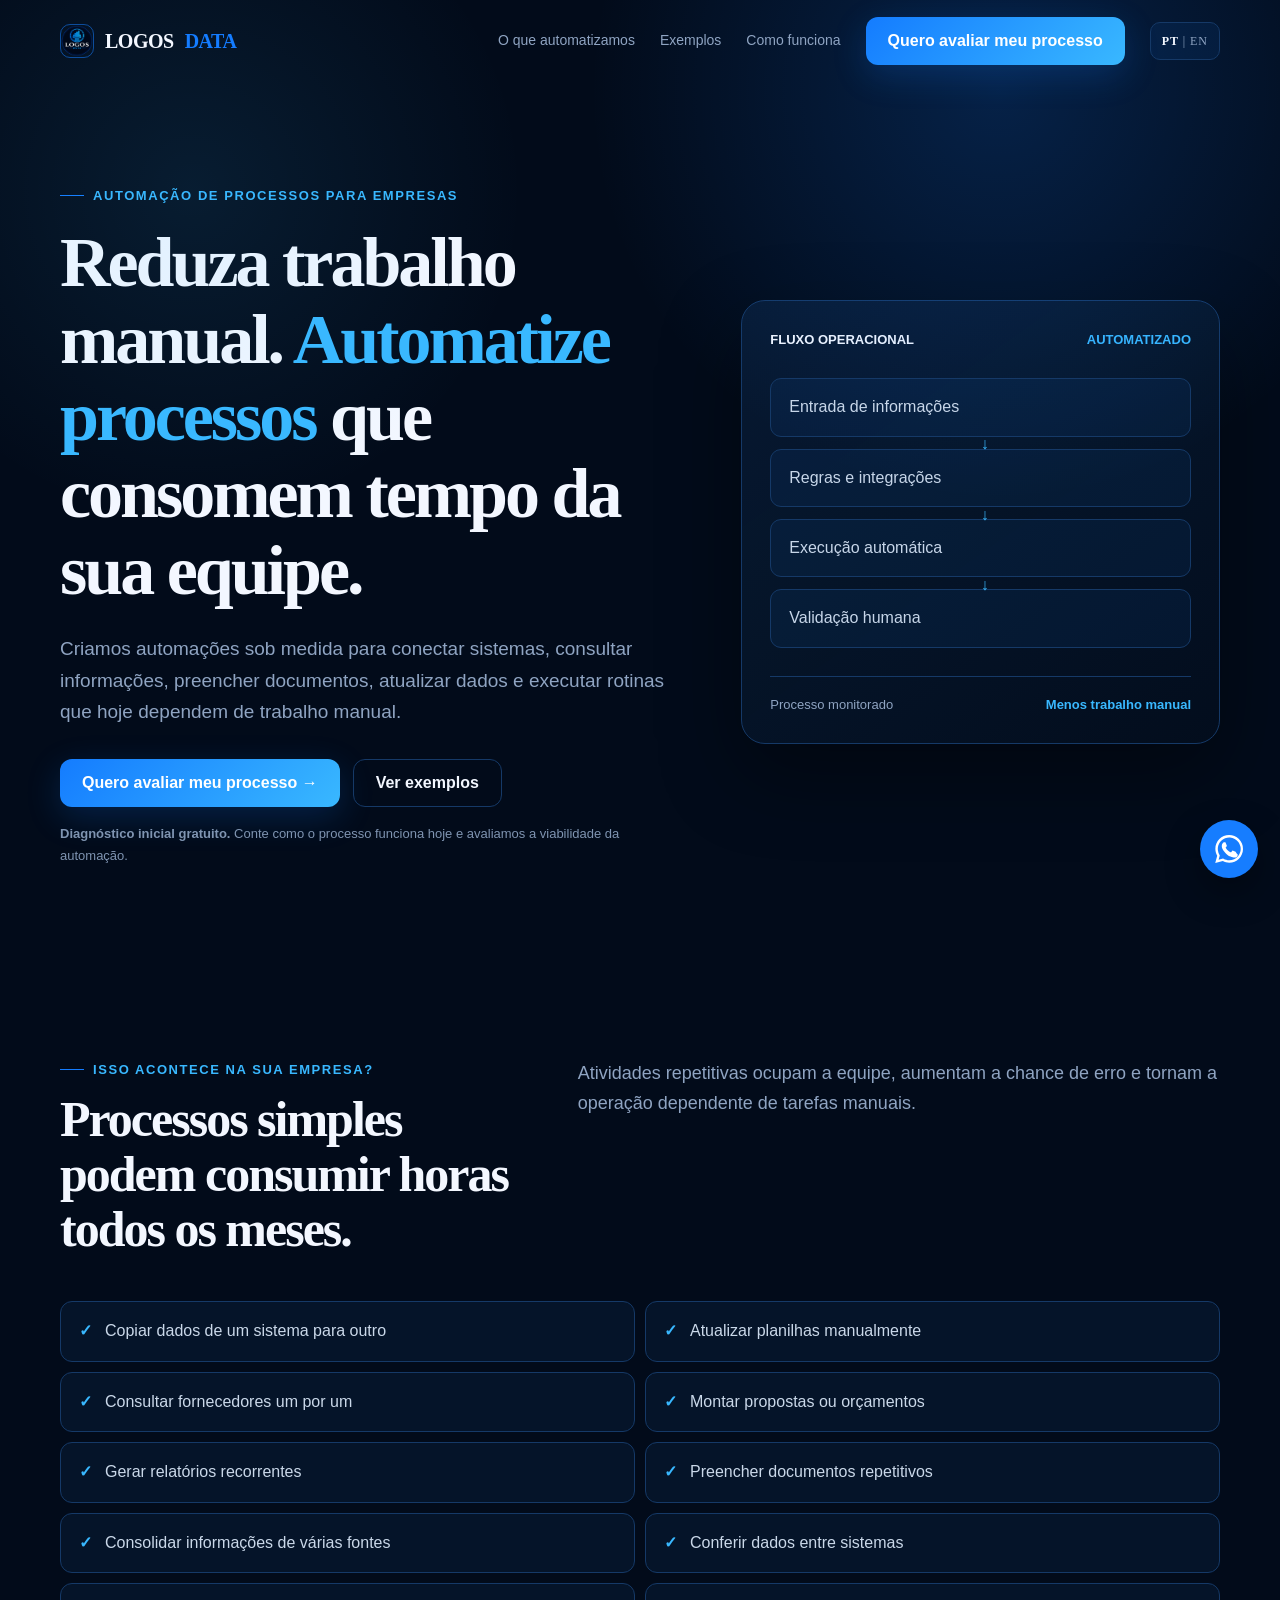
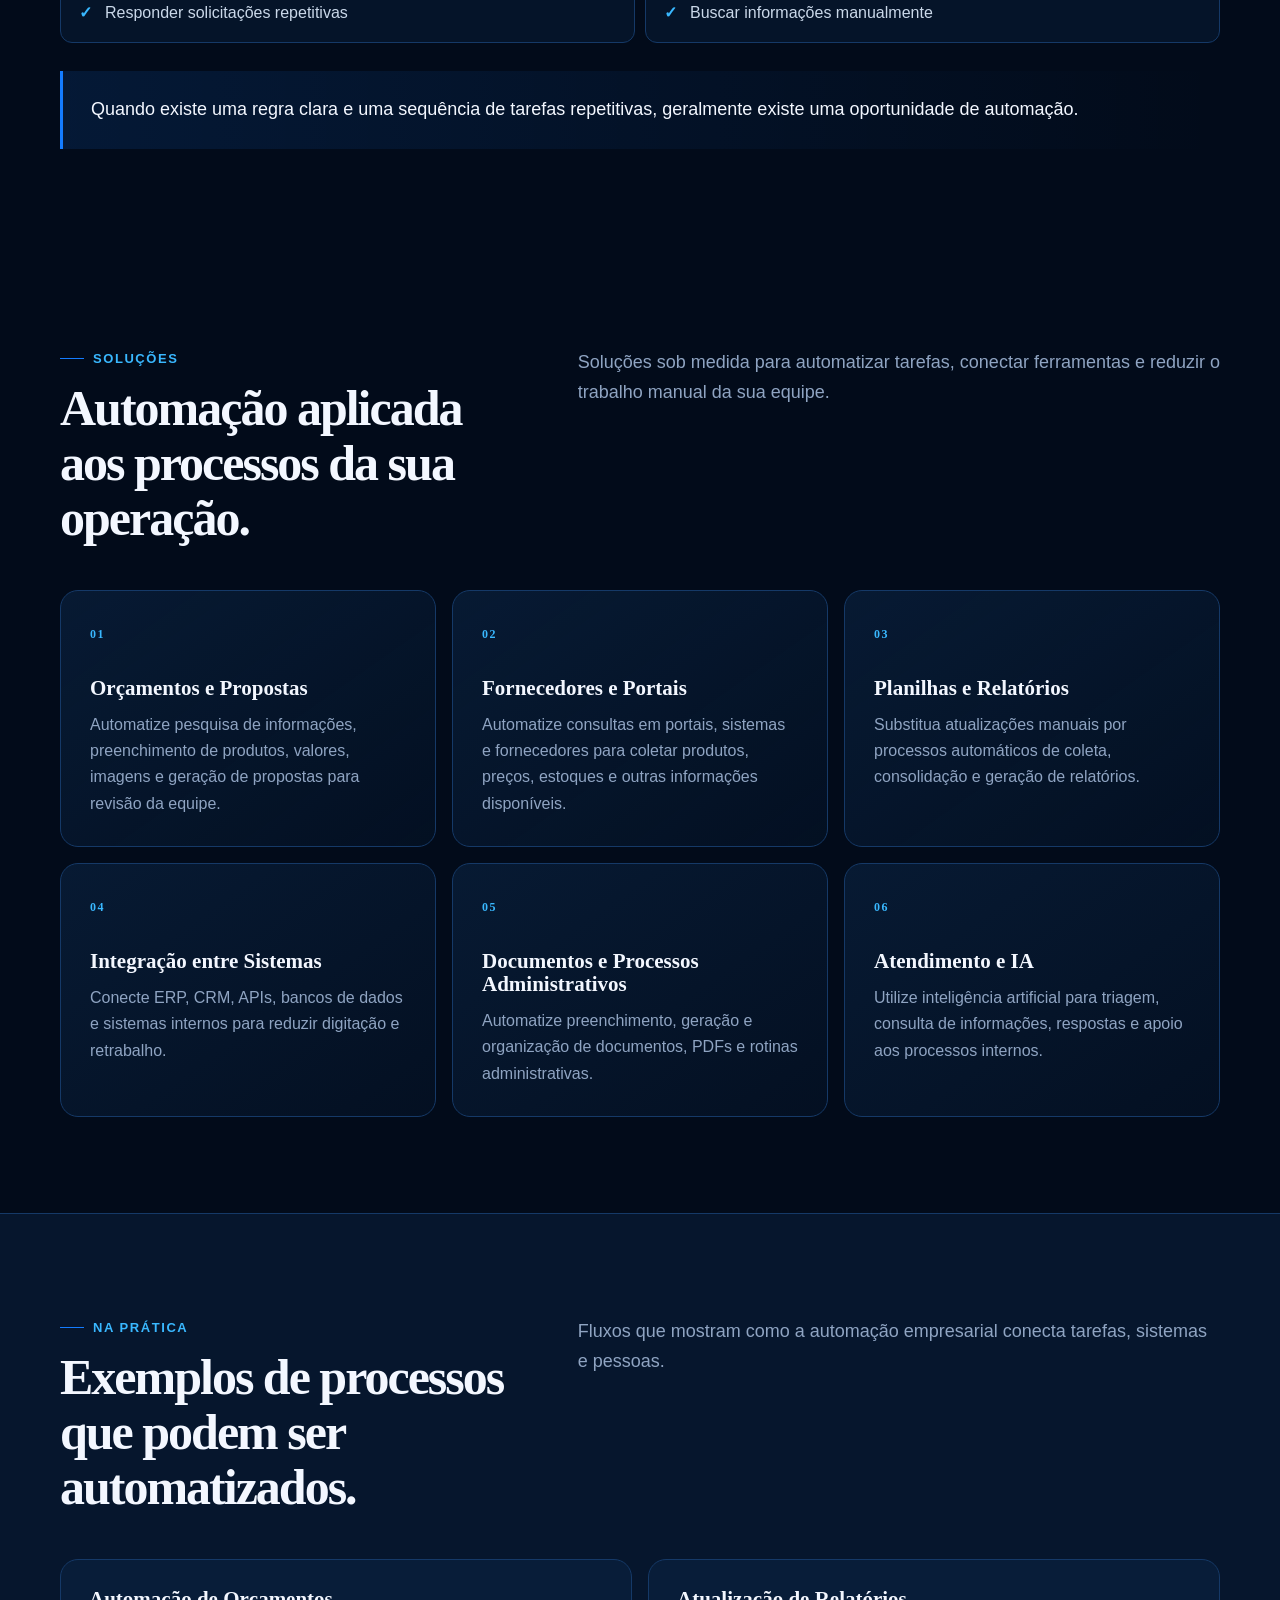
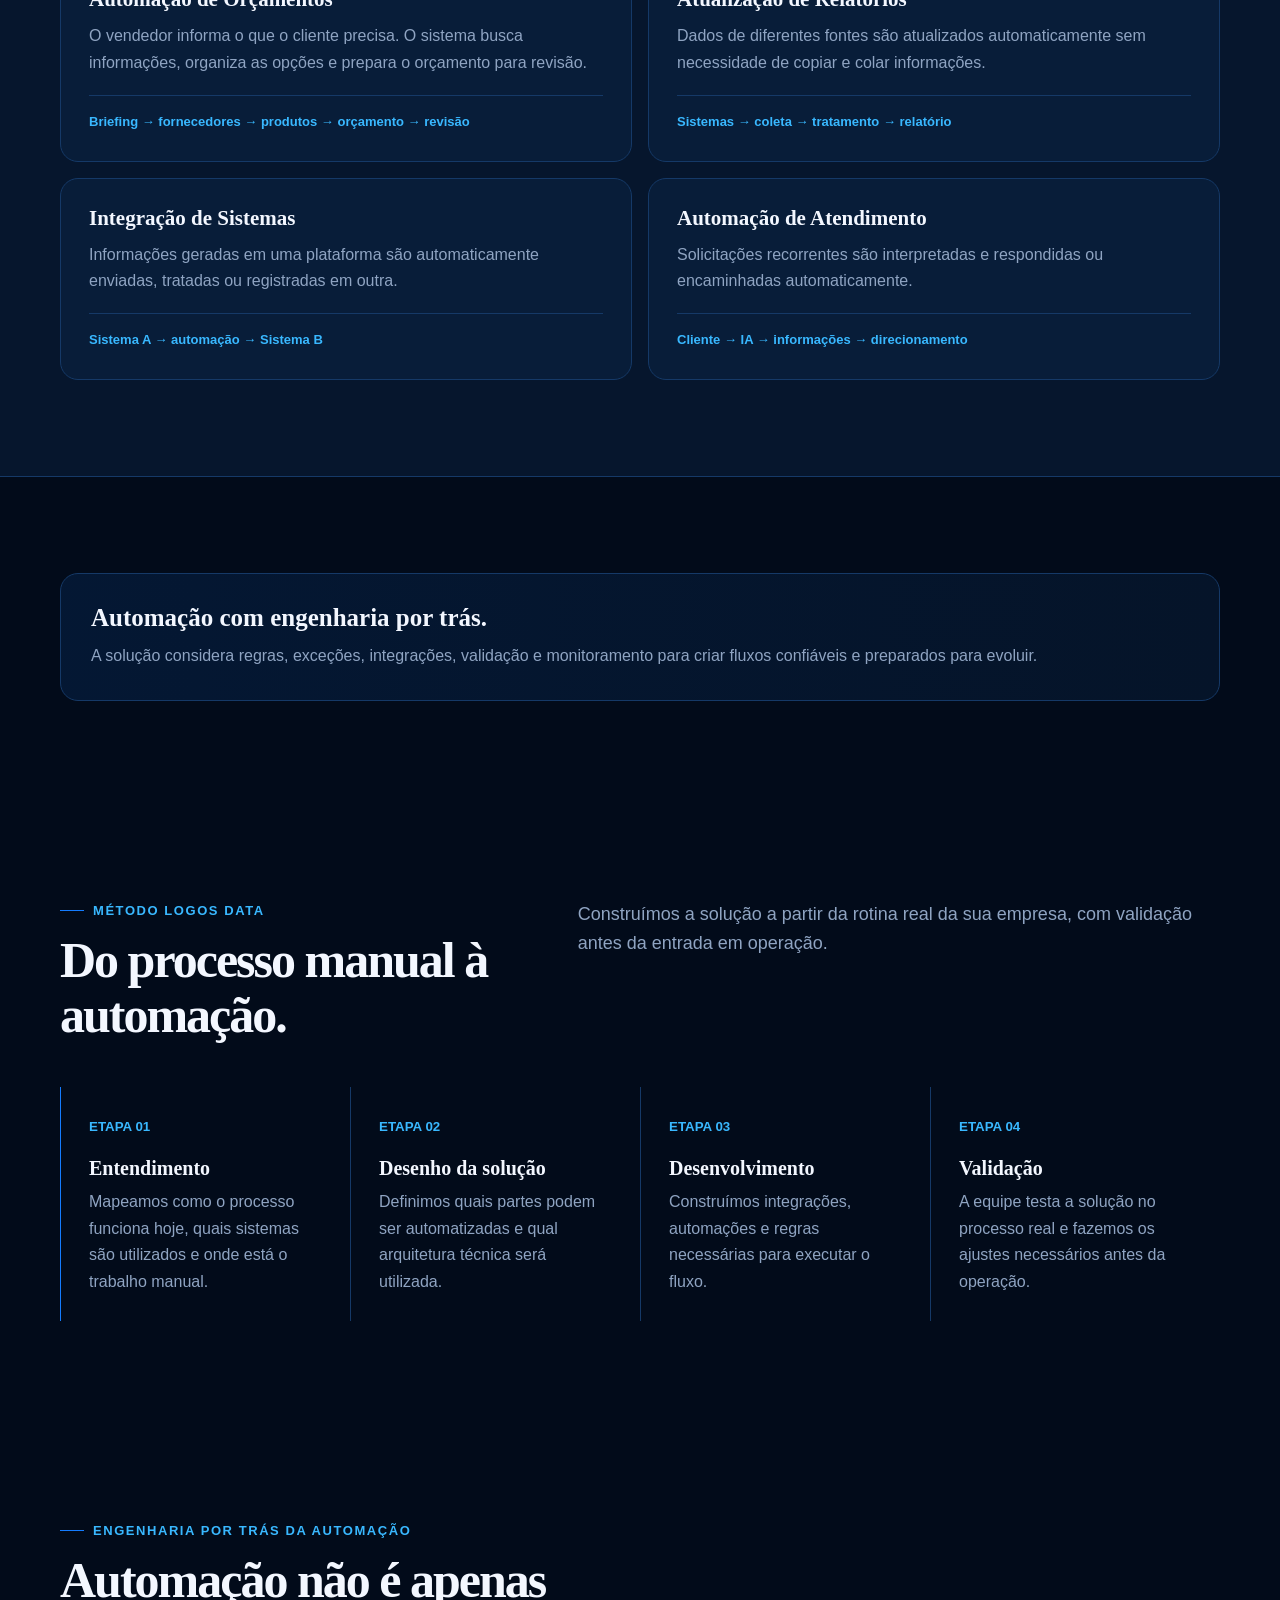
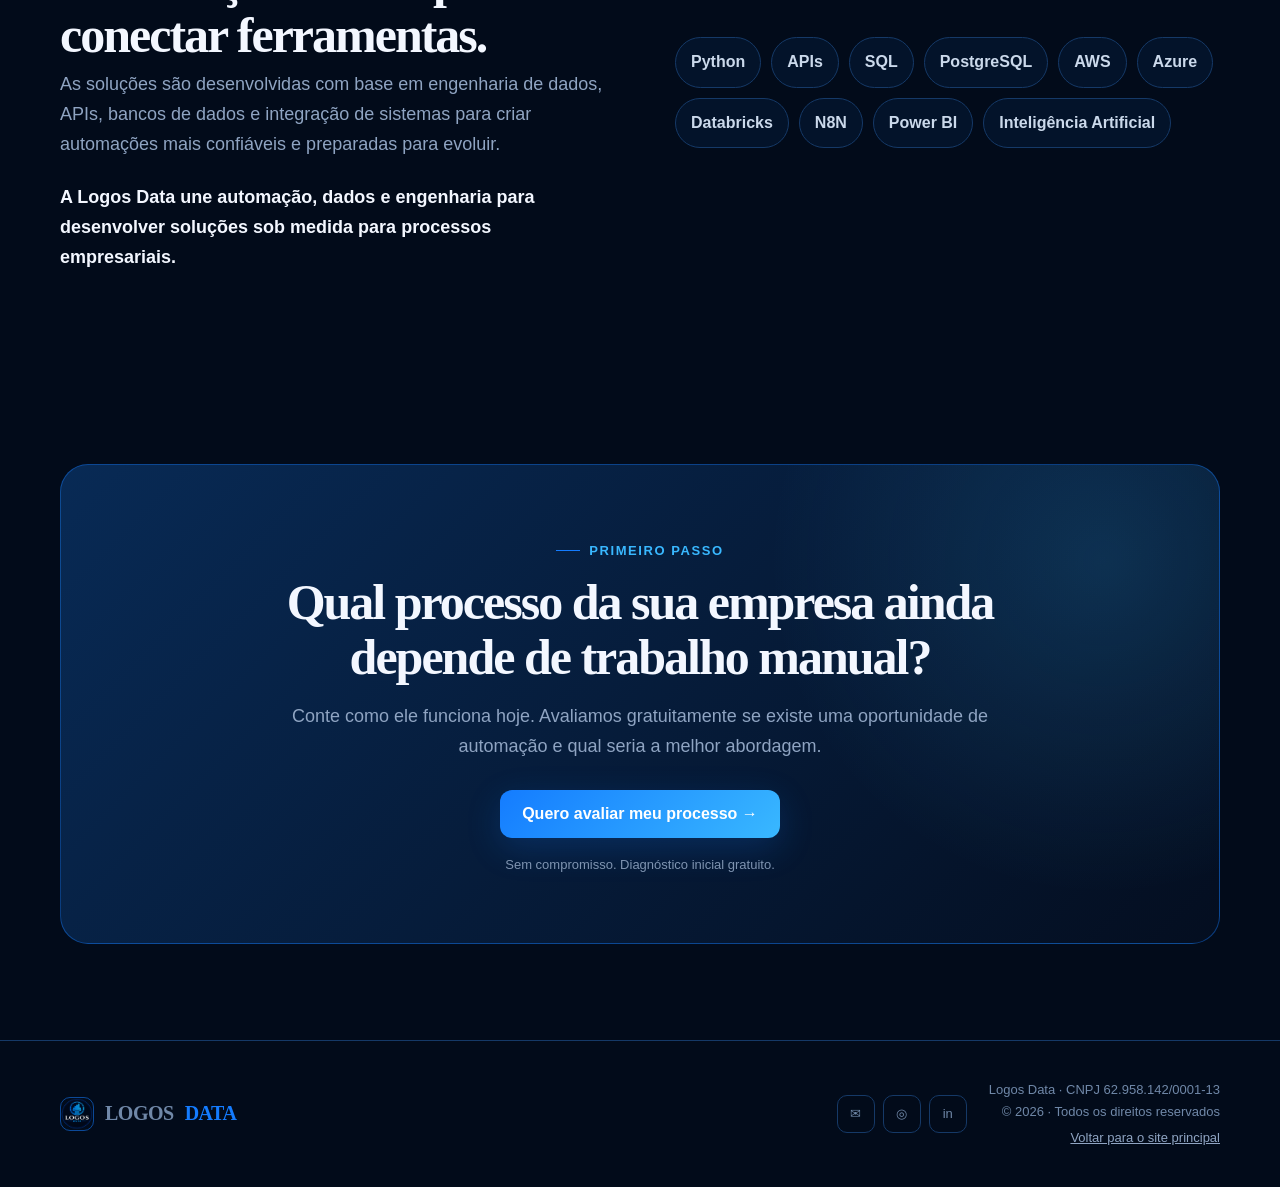
<file: automacao-de-processos/index.html>
<!doctype html>
<html lang="pt-BR">

<head>
    <meta charset="utf-8">
    <meta name="viewport" content="width=device-width,initial-scale=1">
    <title>Automação de Processos para Empresas | Logos Data</title>
    <meta name="description"
        content="Automatize processos manuais, integre sistemas, fornecedores, planilhas e documentos com soluções sob medida da Logos Data.">
    <meta name="theme-color" content="#020b1a">
    <link rel="canonical" href="https://www.logosdata.com.br/automacao-de-processos/">
    <meta property="og:title" content="Automação de Processos para Empresas | Logos Data">
    <meta property="og:description"
        content="Automatize processos manuais, integre sistemas, fornecedores, planilhas e documentos com soluções sob medida da Logos Data.">
    <meta property="og:type" content="website">
    <meta property="og:locale" content="pt_BR">
    <meta property="og:url" content="https://www.logosdata.com.br/automacao-de-processos/">
    <link rel="stylesheet" href="../assets/css/solution-landing.css">
    <!-- Google tag (gtag.js) -->
    <script async src="https://www.googletagmanager.com/gtag/js?id=AW-18430684930"></script>
    <script>
    window.dataLayer = window.dataLayer || [];
    function gtag(){dataLayer.push(arguments);}
    gtag('js', new Date());

    gtag('config', 'AW-18430684930');

    function gtag_report_conversion(url) {
      var callback = function () {
        if (typeof(url) != 'undefined') {
          window.location = url;
        }
      };
      gtag('event', 'conversion', {
        'send_to': 'AW-18430684930/SHVACLzk2e4cEILet9RE',
        'value': 1.0,
        'currency': 'BRL',
        'event_callback': callback
      });
      return false;
    }
    </script>
</head>

<body>
    <script>
        const translations = {
            pt: { title: 'Automação de Processos para Empresas | Logos Data', description: 'Automatize processos manuais, integre sistemas, fornecedores, planilhas e documentos com soluções sob medida da Logos Data.', nav: ['O que automatizamos', 'Exemplos', 'Como funciona', 'Quero avaliar meu processo'], hero: ['AUTOMAÇÃO DE PROCESSOS PARA EMPRESAS', 'Reduza trabalho manual. <em>Automatize processos</em> que consomem tempo da sua equipe.', 'Criamos automações sob medida para conectar sistemas, consultar informações, preencher documentos, atualizar dados e executar rotinas que hoje dependem de trabalho manual.', 'Quero avaliar meu processo →', 'Ver exemplos', '<b>Diagnóstico inicial gratuito.</b> Conte como o processo funciona hoje e avaliamos a viabilidade da automação.'], visual: ['FLUXO OPERACIONAL', 'AUTOMATIZADO', 'Entrada de informações', 'Regras e integrações', 'Execução automática', 'Validação humana', 'Processo monitorado', 'Menos trabalho manual'], painHead: ['ISSO ACONTECE NA SUA EMPRESA?', 'Processos simples podem consumir horas todos os meses.', 'Atividades repetitivas ocupam a equipe, aumentam a chance de erro e tornam a operação dependente de tarefas manuais.'], pains: ['Copiar dados de um sistema para outro', 'Atualizar planilhas manualmente', 'Consultar fornecedores um por um', 'Montar propostas ou orçamentos', 'Gerar relatórios recorrentes', 'Preencher documentos repetitivos', 'Consolidar informações de várias fontes', 'Conferir dados entre sistemas', 'Responder solicitações repetitivas', 'Buscar informações manualmente'], callout: 'Quando existe uma regra clara e uma sequência de tarefas repetitivas, geralmente existe uma oportunidade de automação.', solutionsHead: ['SOLUÇÕES', 'Automação aplicada aos processos da sua operação.', 'Soluções sob medida para automatizar tarefas, conectar ferramentas e reduzir o trabalho manual da sua equipe.'], solutions: [['Orçamentos e Propostas', 'Automatize pesquisa de informações, preenchimento de produtos, valores, imagens e geração de propostas para revisão da equipe.'], ['Fornecedores e Portais', 'Automatize consultas em portais, sistemas e fornecedores para coletar produtos, preços, estoques e outras informações disponíveis.'], ['Planilhas e Relatórios', 'Substitua atualizações manuais por processos automáticos de coleta, consolidação e geração de relatórios.'], ['Integração entre Sistemas', 'Conecte ERP, CRM, APIs, bancos de dados e sistemas internos para reduzir digitação e retrabalho.'], ['Documentos e Processos Administrativos', 'Automatize preenchimento, geração e organização de documentos, PDFs e rotinas administrativas.'], ['Atendimento e IA', 'Utilize inteligência artificial para triagem, consulta de informações, respostas e apoio aos processos internos.']], examplesHead: ['NA PRÁTICA', 'Exemplos de processos que podem ser automatizados.', 'Fluxos que mostram como a automação empresarial conecta tarefas, sistemas e pessoas.'], examples: [['Automação de Orçamentos', 'O vendedor informa o que o cliente precisa. O sistema busca informações, organiza as opções e prepara o orçamento para revisão.', 'Briefing → fornecedores → produtos → orçamento → revisão'], ['Atualização de Relatórios', 'Dados de diferentes fontes são atualizados automaticamente sem necessidade de copiar e colar informações.', 'Sistemas → coleta → tratamento → relatório'], ['Integração de Sistemas', 'Informações geradas em uma plataforma são automaticamente enviadas, tratadas ou registradas em outra.', 'Sistema A → automação → Sistema B'], ['Automação de Atendimento', 'Solicitações recorrentes são interpretadas e respondidas ou encaminhadas automaticamente.', 'Cliente → IA → informações → direcionamento']], special: ['Automação com engenharia por trás.', 'A solução considera regras, exceções, integrações, validação e monitoramento para criar fluxos confiáveis e preparados para evoluir.'], methodHead: ['MÉTODO LOGOS DATA', 'Do processo manual à automação.', 'Construímos a solução a partir da rotina real da sua empresa, com validação antes da entrada em operação.'], steps: [['ETAPA 01', 'Entendimento', 'Mapeamos como o processo funciona hoje, quais sistemas são utilizados e onde está o trabalho manual.'], ['ETAPA 02', 'Desenho da solução', 'Definimos quais partes podem ser automatizadas e qual arquitetura técnica será utilizada.'], ['ETAPA 03', 'Desenvolvimento', 'Construímos integrações, automações e regras necessárias para executar o fluxo.'], ['ETAPA 04', 'Validação', 'A equipe testa a solução no processo real e fazemos os ajustes necessários antes da operação.']], why: ['ENGENHARIA POR TRÁS DA AUTOMAÇÃO', 'Automação não é apenas conectar ferramentas.', 'As soluções são desenvolvidas com base em engenharia de dados, APIs, bancos de dados e integração de sistemas para criar automações mais confiáveis e preparadas para evoluir.', 'A Logos Data une automação, dados e engenharia para desenvolver soluções sob medida para processos empresariais.'], tech: ['Python', 'APIs', 'SQL', 'PostgreSQL', 'AWS', 'Azure', 'Databricks', 'N8N', 'Power BI', 'Inteligência Artificial'], cta: ['PRIMEIRO PASSO', 'Qual processo da sua empresa ainda depende de trabalho manual?', 'Conte como ele funciona hoje. Avaliamos gratuitamente se existe uma oportunidade de automação e qual seria a melhor abordagem.', 'Quero avaliar meu processo →', 'Sem compromisso. Diagnóstico inicial gratuito.'], message: 'Olá, vim pela página de Automação de Processos da Logos Data e gostaria de avaliar um processo da minha empresa.', heroTracking: 'automation-hero-whatsapp', finalTracking: 'automation-final-whatsapp', back: 'Voltar para o site principal' },
            en: { title: 'Business Process Automation | Logos Data', description: 'Automate manual processes and integrate systems, suppliers, spreadsheets, and documents with tailored solutions from Logos Data.', nav: ['What we automate', 'Examples', 'How it works', 'Evaluate my process'], hero: ['BUSINESS PROCESS AUTOMATION', 'Reduce manual work. <em>Automate processes</em> that consume your team’s time.', 'We create tailored automation to connect systems, retrieve information, fill documents, update data, and run routines that currently depend on manual work.', 'Evaluate my process →', 'See examples', '<b>Free initial assessment.</b> Tell us how the process works today and we will evaluate whether it can be automated.'], visual: ['OPERATIONAL WORKFLOW', 'AUTOMATED', 'Information input', 'Rules and integrations', 'Automated execution', 'Human validation', 'Monitored process', 'Less manual work'], painHead: ['DOES THIS HAPPEN AT YOUR COMPANY?', 'Simple processes can consume hours every month.', 'Repetitive activities occupy your team, increase the chance of errors, and make operations dependent on manual tasks.'], pains: ['Copy data from one system to another', 'Update spreadsheets manually', 'Check suppliers one by one', 'Prepare proposals or quotations', 'Generate recurring reports', 'Fill out repetitive documents', 'Consolidate information from multiple sources', 'Reconcile data between systems', 'Answer repetitive requests', 'Search for information manually'], callout: 'When there is a clear rule and a sequence of repetitive tasks, there is usually an opportunity for automation.', solutionsHead: ['SOLUTIONS', 'Automation applied to your operational processes.', 'Tailored solutions to automate tasks, connect tools, and reduce your team’s manual work.'], solutions: [['Quotations and Proposals', 'Automate information research, product details, pricing, images, and proposal generation for team review.'], ['Suppliers and Portals', 'Automate queries across portals, systems, and suppliers to collect products, prices, inventory, and other available information.'], ['Spreadsheets and Reports', 'Replace manual updates with automated data collection, consolidation, and report generation.'], ['System Integration', 'Connect ERP, CRM, APIs, databases, and internal systems to reduce data entry and rework.'], ['Documents and Administrative Processes', 'Automate the completion, generation, and organization of documents, PDFs, and administrative routines.'], ['Customer Service and AI', 'Use artificial intelligence for triage, information retrieval, responses, and support for internal processes.']], examplesHead: ['IN PRACTICE', 'Examples of processes that can be automated.', 'Workflows showing how business automation connects tasks, systems, and people.'], examples: [['Quotation Automation', 'The salesperson describes what the customer needs. The system retrieves information, organizes options, and prepares the quotation for review.', 'Brief → suppliers → products → quotation → review'], ['Report Updates', 'Data from different sources is updated automatically without copying and pasting information.', 'Systems → collection → processing → report'], ['System Integration', 'Information generated on one platform is automatically sent, processed, or recorded on another.', 'System A → automation → System B'], ['Customer Service Automation', 'Recurring requests are interpreted and answered or routed automatically.', 'Customer → AI → information → routing']], special: ['Automation backed by engineering.', 'The solution considers rules, exceptions, integrations, validation, and monitoring to create reliable workflows that are ready to evolve.'], methodHead: ['THE LOGOS DATA METHOD', 'From manual process to automation.', 'We build the solution around your company’s actual routine, with validation before it goes live.'], steps: [['STEP 01', 'Understanding', 'We map how the process works today, which systems are used, and where manual work happens.'], ['STEP 02', 'Solution design', 'We define which parts can be automated and which technical architecture will be used.'], ['STEP 03', 'Development', 'We build the integrations, automation, and rules needed to execute the workflow.'], ['STEP 04', 'Validation', 'Your team tests the solution in the real process and we make the necessary adjustments before operation.']], why: ['ENGINEERING BEHIND AUTOMATION', 'Automation is more than connecting tools.', 'Our solutions are based on data engineering, APIs, databases, and system integration to create more reliable automation that is ready to evolve.', 'Logos Data combines automation, data, and engineering to develop tailored solutions for business processes.'], tech: ['Python', 'APIs', 'SQL', 'PostgreSQL', 'AWS', 'Azure', 'Databricks', 'N8N', 'Power BI', 'Artificial Intelligence'], cta: ['FIRST STEP', 'Which process in your company still depends on manual work?', 'Tell us how it works today. We will assess at no cost whether there is an automation opportunity and the best approach.', 'Evaluate my process →', 'No commitment. Free initial assessment.'], message: 'Hello, I found Logos Data through the Process Automation page and would like to evaluate a process in my company.', heroTracking: 'automation-hero-whatsapp', finalTracking: 'automation-final-whatsapp', back: 'Back to the main website' }
        };
    </script>
    <script src="../assets/js/solution-pages.js"></script>
    <link rel="stylesheet" href="../assets/css/whatsapp-icon.css">
</body>

</html>
</file>
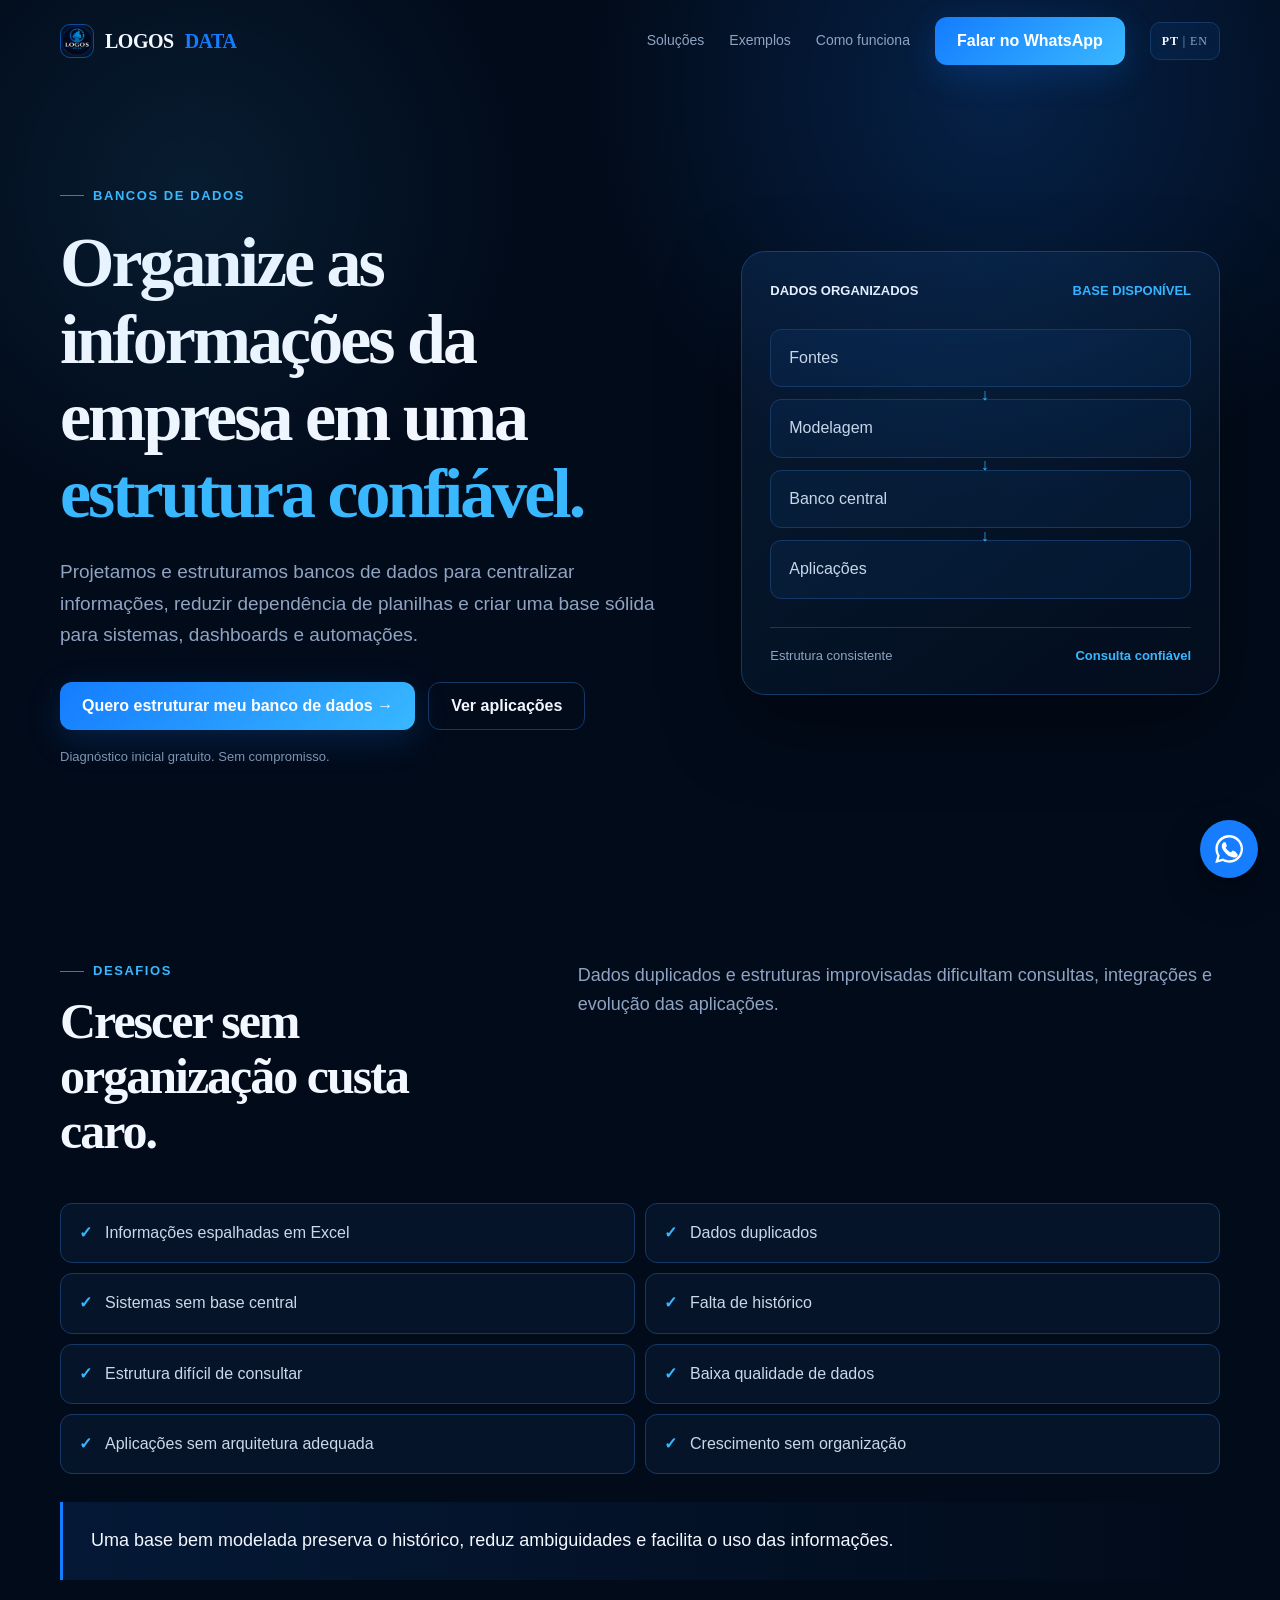
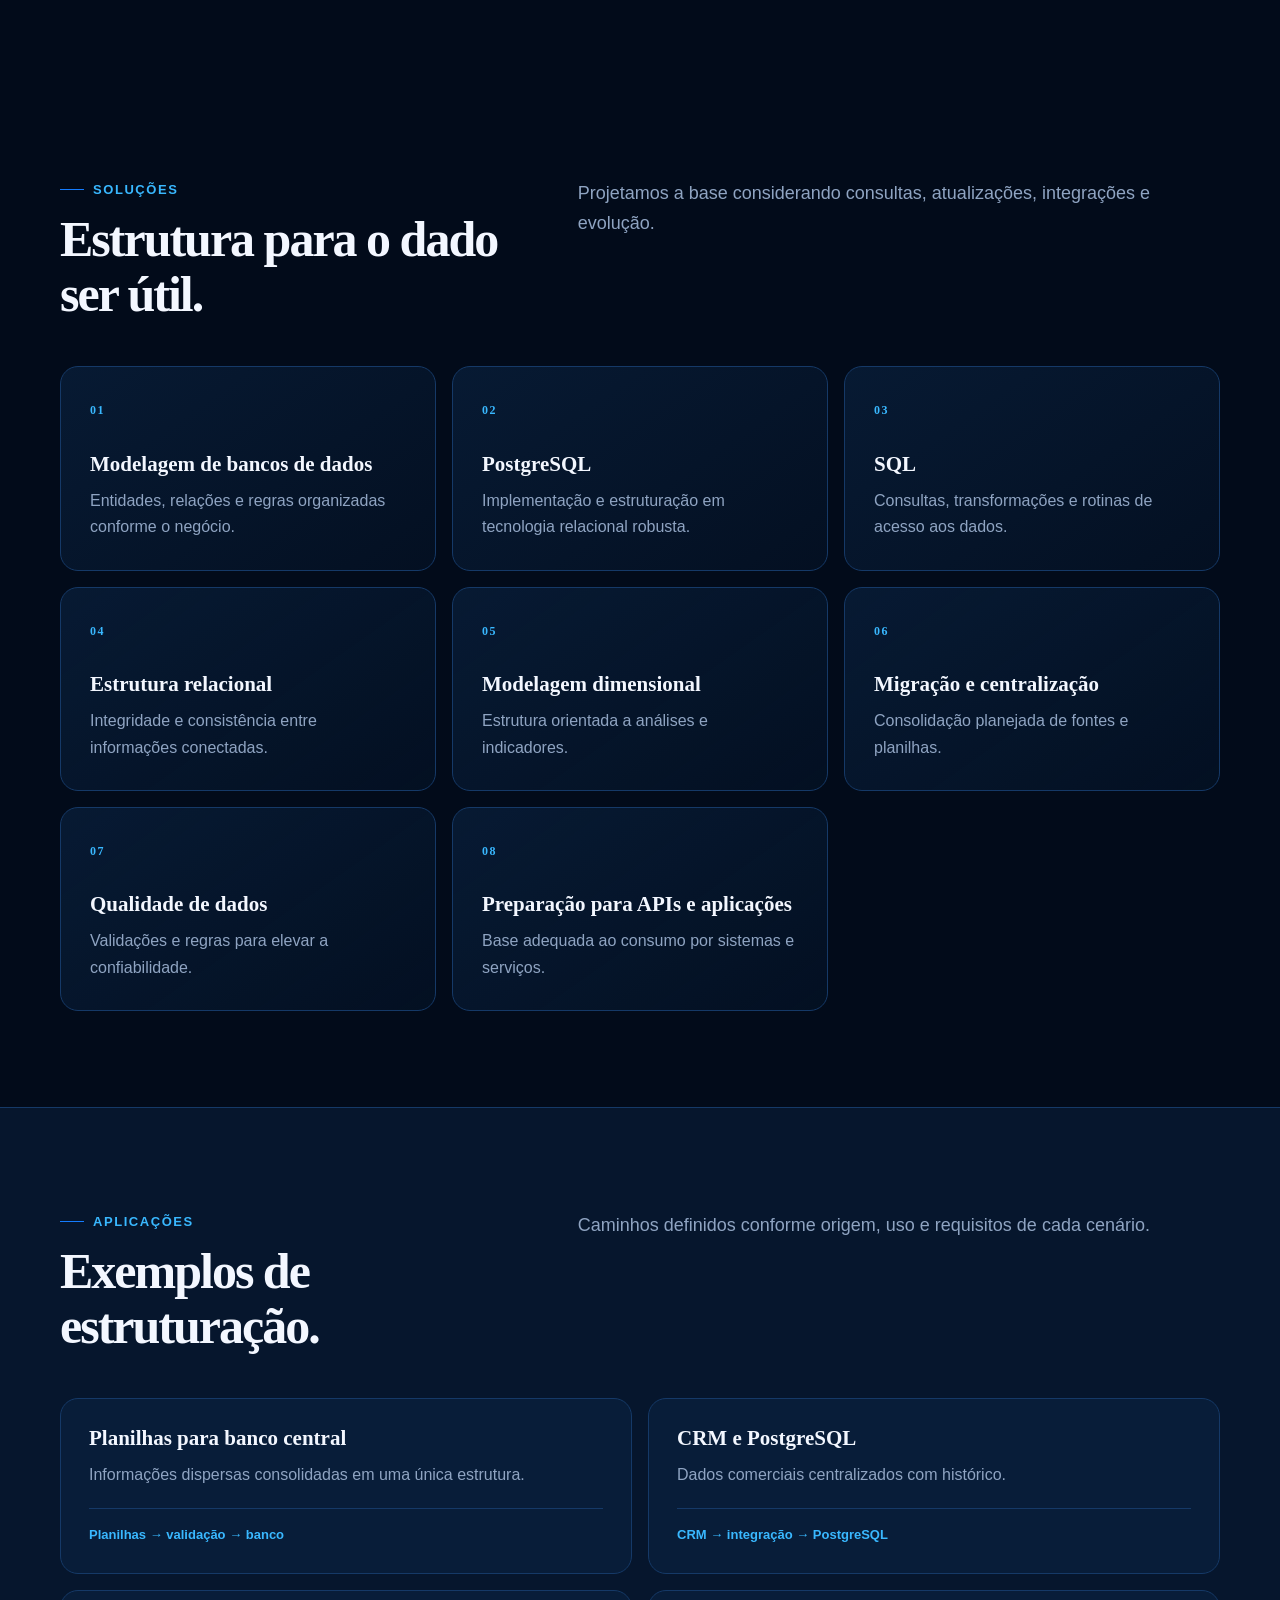
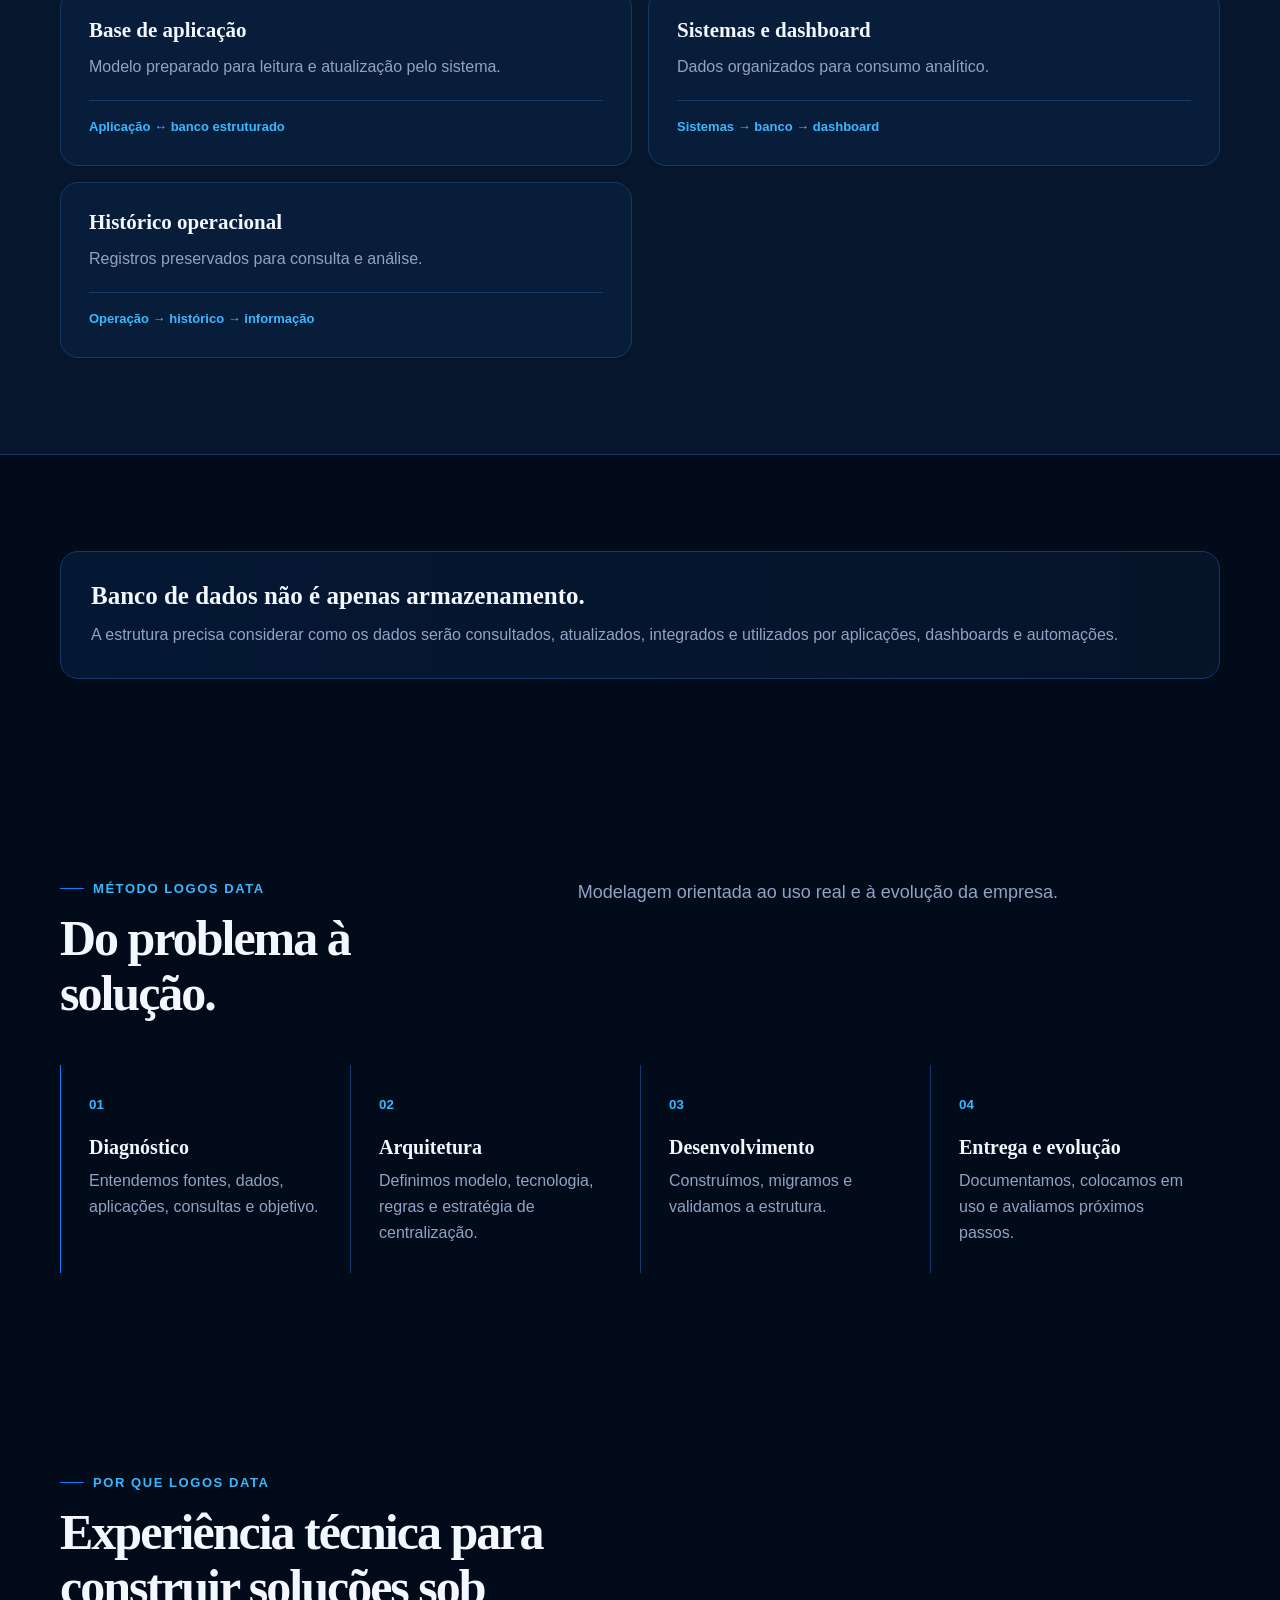
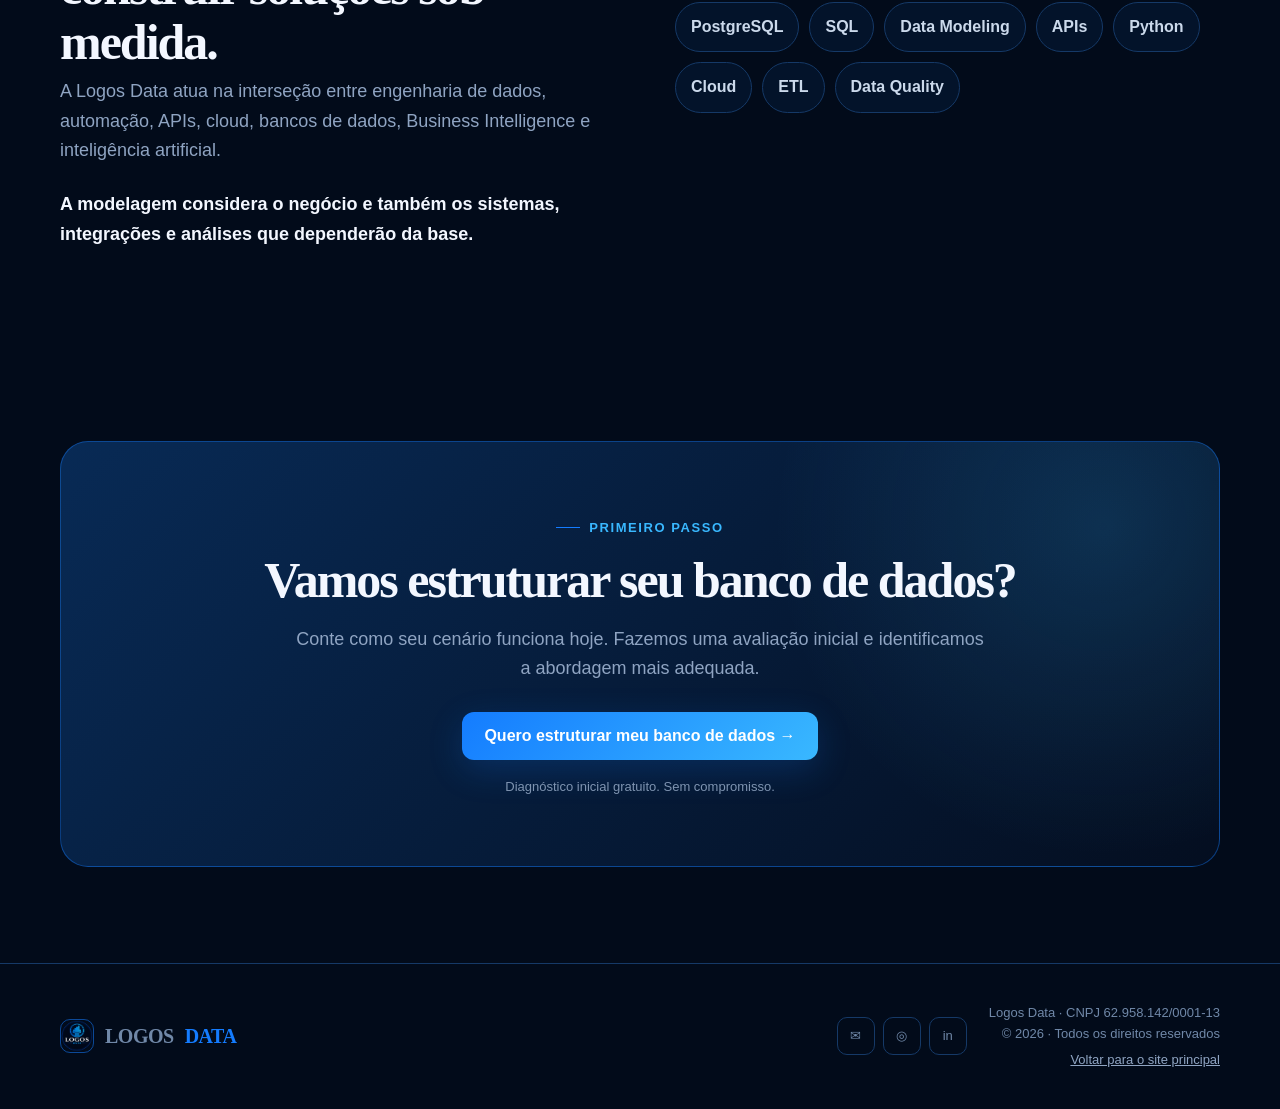
<file: bancos-de-dados/index.html>
<!doctype html>
<html lang="pt-BR">

<head>
    <meta charset="utf-8">
    <meta name="viewport" content="width=device-width,initial-scale=1">
    <title>Banco de Dados e Modelagem de Dados | Logos Data</title>
    <meta name="description"
        content="Estruturação de bancos de dados, PostgreSQL, SQL, modelagem e centralização de informações para sistemas, dashboards e automações.">
    <link rel="canonical" href="https://www.logosdata.com.br/bancos-de-dados/">
    <meta property="og:title" content="Banco de Dados e Modelagem de Dados | Logos Data">
    <meta property="og:description"
        content="Estruturação de bancos de dados, PostgreSQL, SQL, modelagem e centralização de informações para sistemas, dashboards e automações.">
    <meta property="og:type" content="website">
    <meta property="og:locale" content="pt_BR">
    <meta property="og:url" content="https://www.logosdata.com.br/bancos-de-dados/">
    <link rel="stylesheet" href="../assets/css/solution-landing.css">
    <!-- Google tag (gtag.js) -->
    <script async src="https://www.googletagmanager.com/gtag/js?id=AW-18430684930"></script>
    <script>
    window.dataLayer = window.dataLayer || [];
    function gtag(){dataLayer.push(arguments);}
    gtag('js', new Date());

    gtag('config', 'AW-18430684930');

    function gtag_report_conversion(url) {
      var callback = function () {
        if (typeof(url) != 'undefined') {
          window.location = url;
        }
      };
      gtag('event', 'conversion', {
        'send_to': 'AW-18430684930/SHVACLzk2e4cEILet9RE',
        'value': 1.0,
        'currency': 'BRL',
        'event_callback': callback
      });
      return false;
    }
    </script>
</head>

<body>
    <script>
        const translations = { pt: { title: 'Banco de Dados e Modelagem de Dados | Logos Data', description: 'Estruturação de bancos de dados, PostgreSQL, SQL, modelagem e centralização de informações para sistemas, dashboards e automações.', nav: ['Soluções', 'Exemplos', 'Como funciona', 'Falar no WhatsApp'], hero: ['BANCOS DE DADOS', 'Organize as informações da empresa em uma <em>estrutura confiável.</em>', 'Projetamos e estruturamos bancos de dados para centralizar informações, reduzir dependência de planilhas e criar uma base sólida para sistemas, dashboards e automações.', 'Quero estruturar meu banco de dados →', 'Ver aplicações', 'Diagnóstico inicial gratuito. Sem compromisso.'], visual: ['DADOS ORGANIZADOS', 'BASE DISPONÍVEL', 'Fontes', 'Modelagem', 'Banco central', 'Aplicações', 'Estrutura consistente', 'Consulta confiável'], painHead: ['DESAFIOS', 'Crescer sem organização custa caro.', 'Dados duplicados e estruturas improvisadas dificultam consultas, integrações e evolução das aplicações.'], pains: ['Informações espalhadas em Excel', 'Dados duplicados', 'Sistemas sem base central', 'Falta de histórico', 'Estrutura difícil de consultar', 'Baixa qualidade de dados', 'Aplicações sem arquitetura adequada', 'Crescimento sem organização'], callout: 'Uma base bem modelada preserva o histórico, reduz ambiguidades e facilita o uso das informações.', solutionsHead: ['SOLUÇÕES', 'Estrutura para o dado ser útil.', 'Projetamos a base considerando consultas, atualizações, integrações e evolução.'], solutions: [['Modelagem de bancos de dados', 'Entidades, relações e regras organizadas conforme o negócio.'], ['PostgreSQL', 'Implementação e estruturação em tecnologia relacional robusta.'], ['SQL', 'Consultas, transformações e rotinas de acesso aos dados.'], ['Estrutura relacional', 'Integridade e consistência entre informações conectadas.'], ['Modelagem dimensional', 'Estrutura orientada a análises e indicadores.'], ['Migração e centralização', 'Consolidação planejada de fontes e planilhas.'], ['Qualidade de dados', 'Validações e regras para elevar a confiabilidade.'], ['Preparação para APIs e aplicações', 'Base adequada ao consumo por sistemas e serviços.']], examplesHead: ['APLICAÇÕES', 'Exemplos de estruturação.', 'Caminhos definidos conforme origem, uso e requisitos de cada cenário.'], examples: [['Planilhas para banco central', 'Informações dispersas consolidadas em uma única estrutura.', 'Planilhas → validação → banco'], ['CRM e PostgreSQL', 'Dados comerciais centralizados com histórico.', 'CRM → integração → PostgreSQL'], ['Base de aplicação', 'Modelo preparado para leitura e atualização pelo sistema.', 'Aplicação ↔ banco estruturado'], ['Sistemas e dashboard', 'Dados organizados para consumo analítico.', 'Sistemas → banco → dashboard'], ['Histórico operacional', 'Registros preservados para consulta e análise.', 'Operação → histórico → informação']], special: ['Banco de dados não é apenas armazenamento.', 'A estrutura precisa considerar como os dados serão consultados, atualizados, integrados e utilizados por aplicações, dashboards e automações.'], methodHead: ['MÉTODO LOGOS DATA', 'Do problema à solução.', 'Modelagem orientada ao uso real e à evolução da empresa.'], steps: [['01', 'Diagnóstico', 'Entendemos fontes, dados, aplicações, consultas e objetivo.'], ['02', 'Arquitetura', 'Definimos modelo, tecnologia, regras e estratégia de centralização.'], ['03', 'Desenvolvimento', 'Construímos, migramos e validamos a estrutura.'], ['04', 'Entrega e evolução', 'Documentamos, colocamos em uso e avaliamos próximos passos.']], why: ['POR QUE LOGOS DATA', 'Experiência técnica para construir soluções sob medida.', 'A Logos Data atua na interseção entre engenharia de dados, automação, APIs, cloud, bancos de dados, Business Intelligence e inteligência artificial.', 'A modelagem considera o negócio e também os sistemas, integrações e análises que dependerão da base.'], tech: ['PostgreSQL', 'SQL', 'Data Modeling', 'APIs', 'Python', 'Cloud', 'ETL', 'Data Quality'], cta: ['PRIMEIRO PASSO', 'Vamos estruturar seu banco de dados?', 'Conte como seu cenário funciona hoje. Fazemos uma avaliação inicial e identificamos a abordagem mais adequada.', 'Quero estruturar meu banco de dados →', 'Diagnóstico inicial gratuito. Sem compromisso.'], message: 'Olá, vim pela página de Bancos de Dados da Logos Data e gostaria de avaliar a estrutura de dados da minha empresa.', heroTracking: 'database-hero-whatsapp', finalTracking: 'database-final-whatsapp', back: 'Voltar para o site principal' }, en: { title: 'Database Design and Data Modeling | Logos Data', description: 'Database design, PostgreSQL, SQL, modeling, and information centralization for systems, dashboards, and automation.', nav: ['Solutions', 'Examples', 'How it works', 'Talk on WhatsApp'], hero: ['DATABASES', 'Organize company information in a <em>reliable structure.</em>', 'We design and structure databases to centralize information, reduce spreadsheet dependence, and create a solid foundation for systems, dashboards, and automation.', 'Structure my database →', 'View applications', 'Free initial assessment. No commitment.'], visual: ['ORGANIZED DATA', 'DATABASE AVAILABLE', 'Sources', 'Modeling', 'Central database', 'Applications', 'Consistent structure', 'Reliable query'], painHead: ['CHALLENGES', 'Growing without organization is expensive.', 'Duplicate data and improvised structures make queries, integrations, and application evolution difficult.'], pains: ['Information scattered in Excel', 'Duplicate data', 'Systems without a central database', 'No historical records', 'A structure that is difficult to query', 'Low data quality', 'Applications without proper architecture', 'Growth without organization'], callout: 'A well-modeled foundation preserves history, reduces ambiguity, and makes information easier to use.', solutionsHead: ['SOLUTIONS', 'Structure that makes data useful.', 'We design the foundation considering queries, updates, integrations, and evolution.'], solutions: [['Database modeling', 'Entities, relationships, and rules organized around the business.'], ['PostgreSQL', 'Implementation and structuring with robust relational technology.'], ['SQL', 'Queries, transformations, and data access routines.'], ['Relational structure', 'Integrity and consistency across connected information.'], ['Dimensional modeling', 'Structures designed for analysis and metrics.'], ['Migration and centralization', 'Planned consolidation of sources and spreadsheets.'], ['Data quality', 'Validations and rules to improve reliability.'], ['Preparation for APIs and applications', 'A foundation suited for systems and services.']], examplesHead: ['APPLICATIONS', 'Structuring examples.', 'Paths defined according to each scenario’s source, use, and requirements.'], examples: [['Spreadsheets to central database', 'Scattered information consolidated into one structure.', 'Spreadsheets → validation → database'], ['CRM and PostgreSQL', 'Sales data centralized with history.', 'CRM → integration → PostgreSQL'], ['Application database', 'A model prepared for system reads and updates.', 'Application ↔ structured database'], ['Systems and dashboard', 'Data organized for analytical consumption.', 'Systems → database → dashboard'], ['Operational history', 'Records preserved for queries and analysis.', 'Operation → history → information']], special: ['A database is more than storage.', 'The structure must consider how data will be queried, updated, integrated, and used by applications, dashboards, and automation.'], methodHead: ['LOGOS DATA METHOD', 'From problem to solution.', 'Modeling guided by real use and the company’s evolution.'], steps: [['01', 'Assessment', 'We understand sources, data, applications, queries, and goals.'], ['02', 'Architecture', 'We define the model, technology, rules, and centralization strategy.'], ['03', 'Development', 'We build, migrate, and validate the structure.'], ['04', 'Delivery and evolution', 'We document, put it into use, and assess the next steps.']], why: ['WHY LOGOS DATA', 'Technical experience to build tailored solutions.', 'Logos Data works at the intersection of data engineering, automation, APIs, cloud, databases, Business Intelligence, and artificial intelligence.', 'The model considers the business as well as the systems, integrations, and analyses that will depend on it.'], tech: ['PostgreSQL', 'SQL', 'Data Modeling', 'APIs', 'Python', 'Cloud', 'ETL', 'Data Quality'], cta: ['FIRST STEP', 'Shall we structure your database?', 'Tell us how your scenario works today. We provide an initial assessment and identify the most suitable approach.', 'Structure my database →', 'Free initial assessment. No commitment.'], message: 'Hello, I came from the Logos Data Databases page and would like to evaluate my company’s data structure.', heroTracking: 'database-hero-whatsapp', finalTracking: 'database-final-whatsapp', back: 'Back to the main website' } };
    </script>
    <script src="../assets/js/solution-pages.js"></script>
    <link rel="stylesheet" href="../assets/css/whatsapp-icon.css">
</body>

</html>
</file>
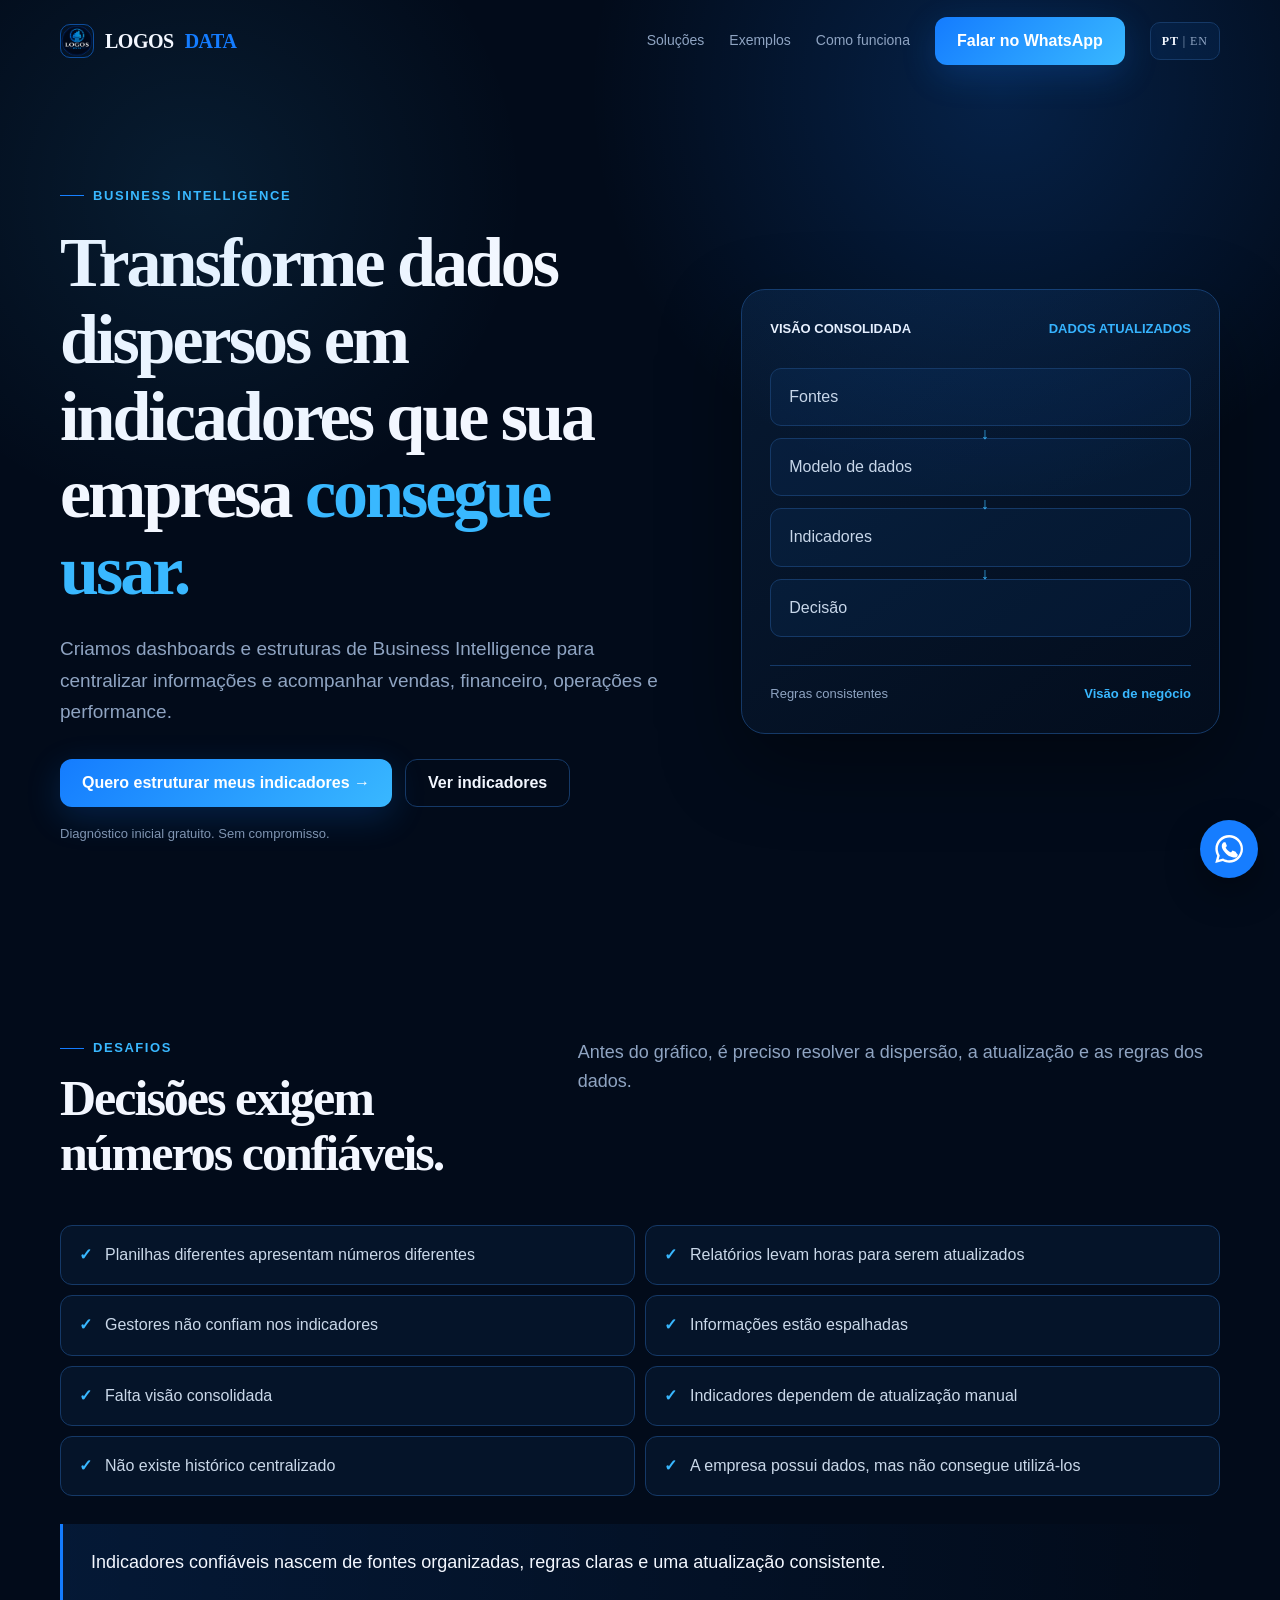
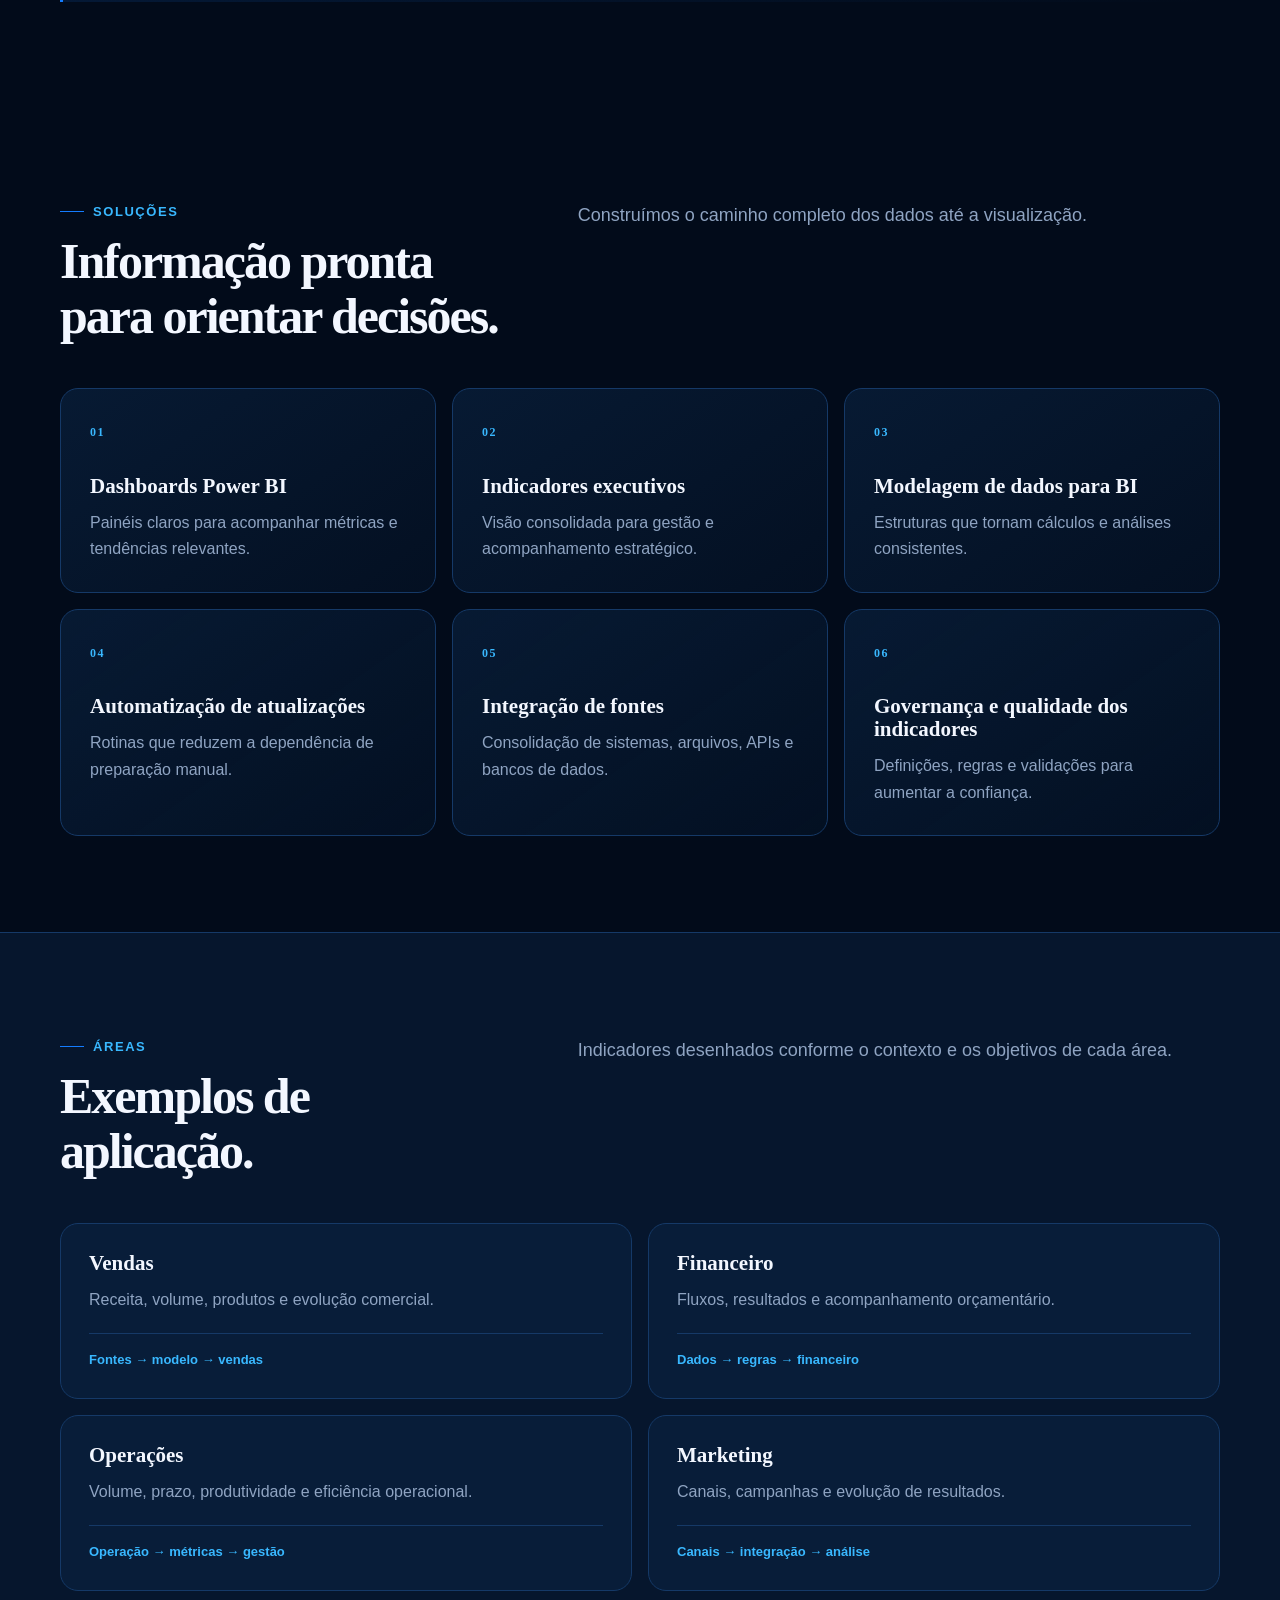
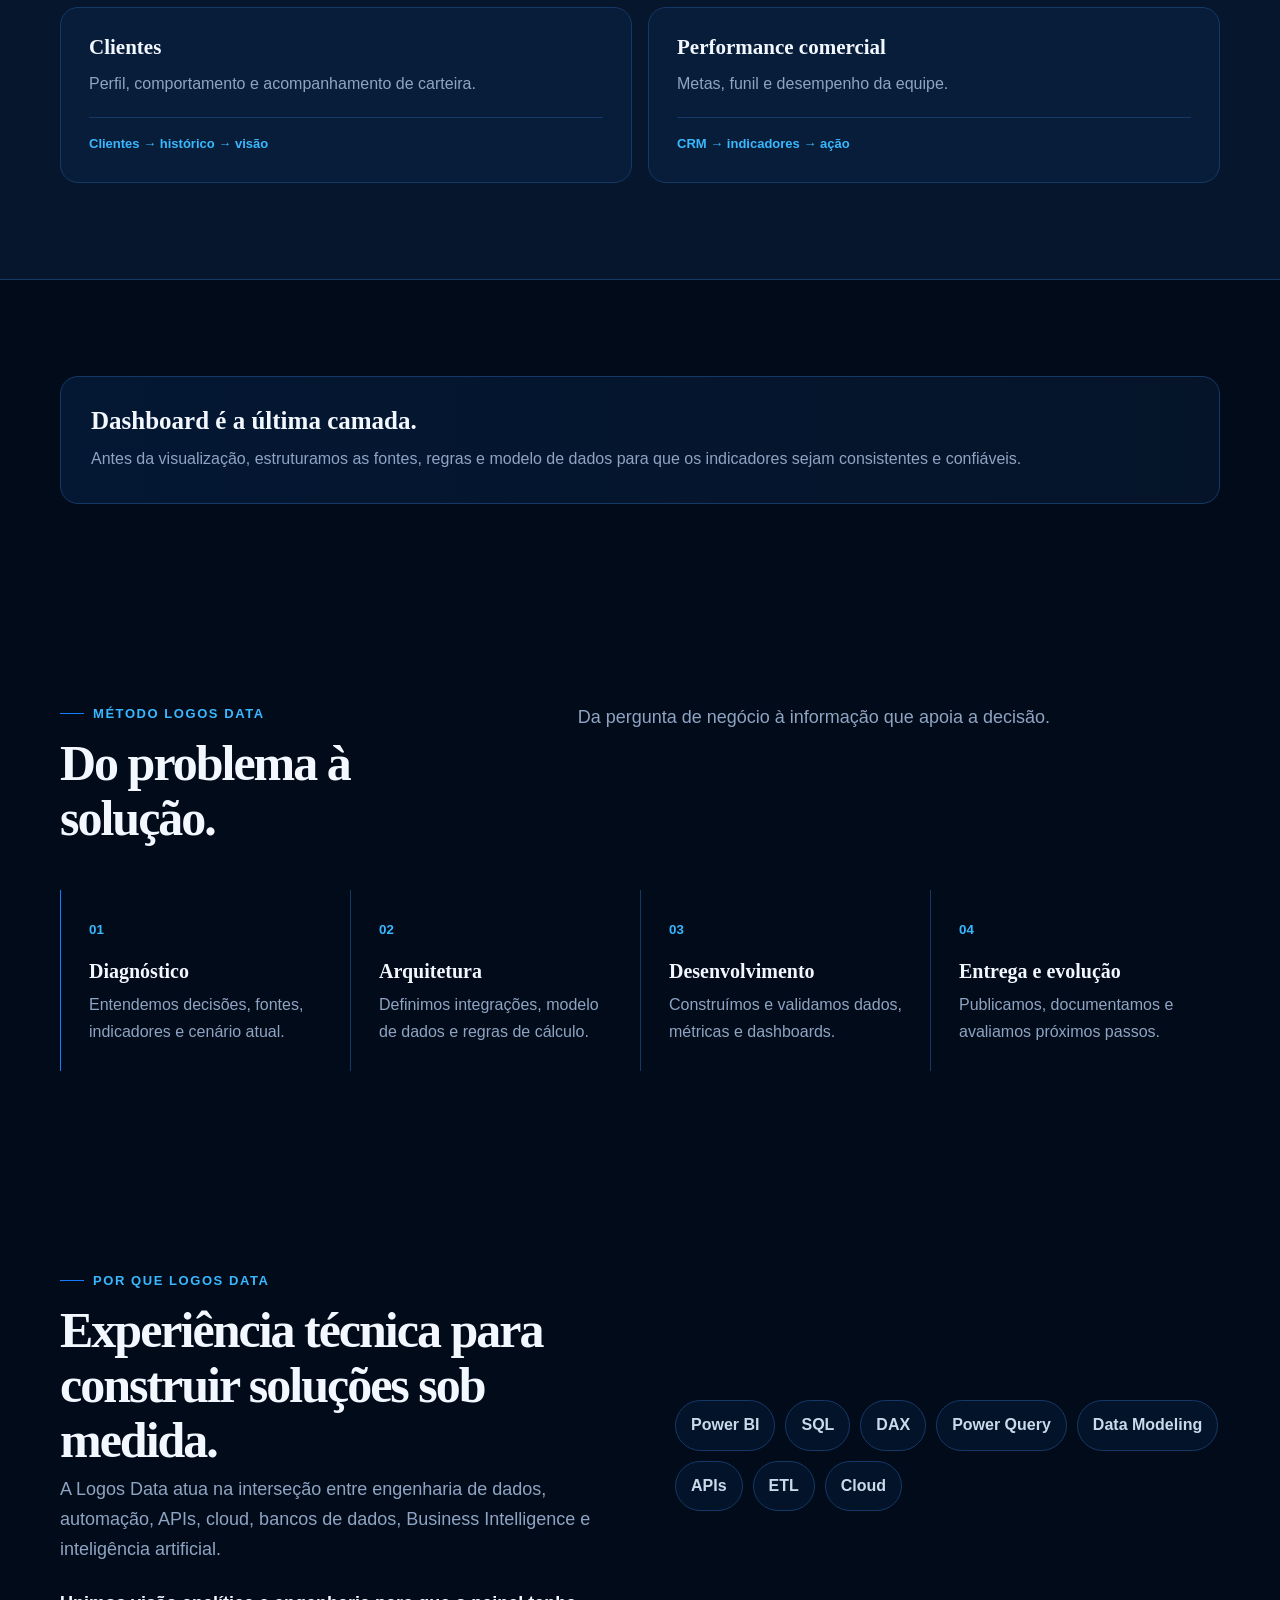
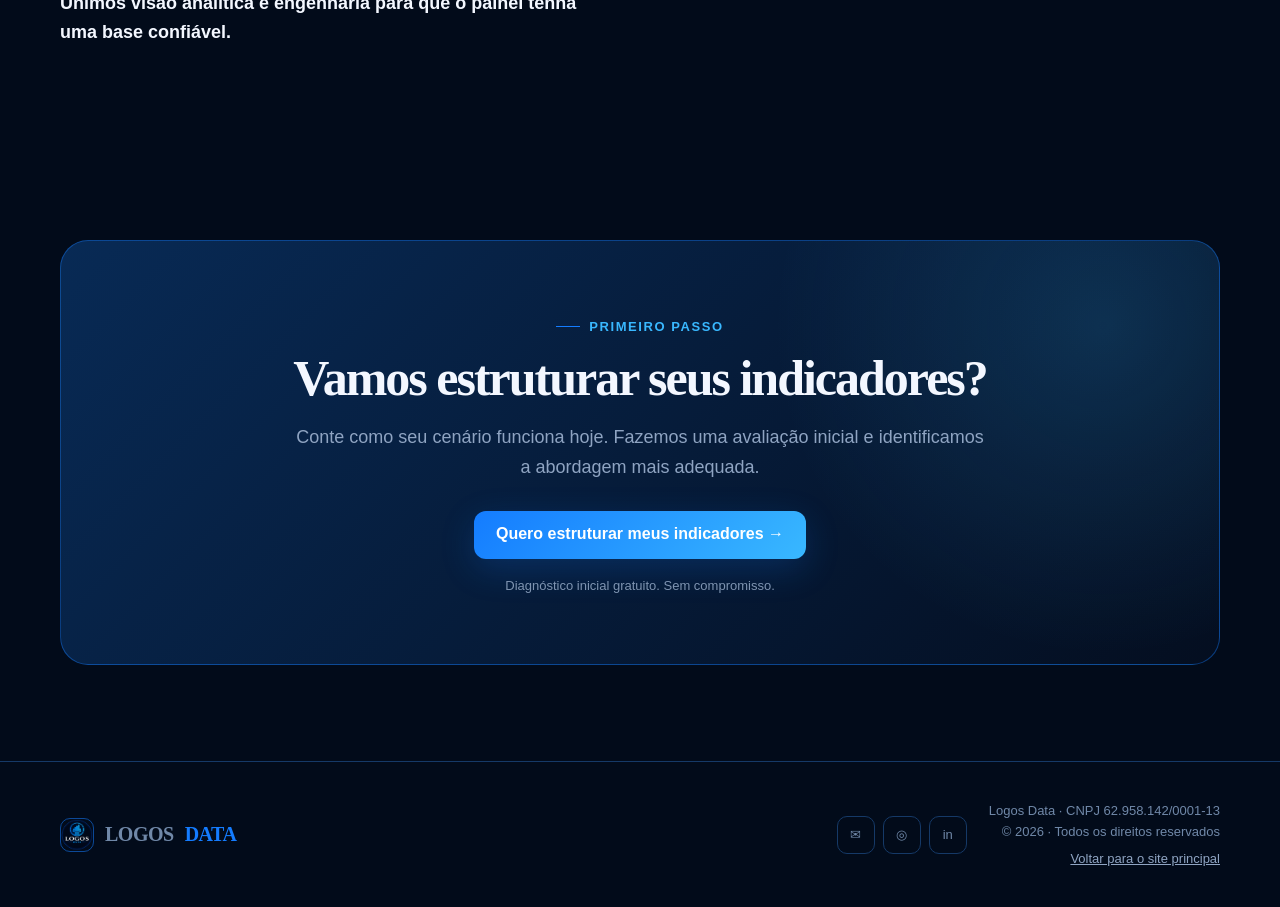
<file: business-intelligence/index.html>
<!doctype html>
<html lang="pt-BR">

<head>
    <meta charset="utf-8">
    <meta name="viewport" content="width=device-width,initial-scale=1">
    <title>Dashboards e Business Intelligence | Logos Data</title>
    <meta name="description"
        content="Dashboards, Power BI, indicadores e integração de dados para transformar informações da empresa em decisões mais rápidas e confiáveis.">
    <link rel="canonical" href="https://www.logosdata.com.br/business-intelligence/">
    <meta property="og:title" content="Dashboards e Business Intelligence | Logos Data">
    <meta property="og:description"
        content="Dashboards, Power BI, indicadores e integração de dados para transformar informações da empresa em decisões mais rápidas e confiáveis.">
    <meta property="og:type" content="website">
    <meta property="og:locale" content="pt_BR">
    <meta property="og:url" content="https://www.logosdata.com.br/business-intelligence/">
    <link rel="stylesheet" href="../assets/css/solution-landing.css">
    <!-- Google tag (gtag.js) -->
    <script async src="https://www.googletagmanager.com/gtag/js?id=AW-18430684930"></script>
    <script>
    window.dataLayer = window.dataLayer || [];
    function gtag(){dataLayer.push(arguments);}
    gtag('js', new Date());

    gtag('config', 'AW-18430684930');

    function gtag_report_conversion(url) {
      var callback = function () {
        if (typeof(url) != 'undefined') {
          window.location = url;
        }
      };
      gtag('event', 'conversion', {
        'send_to': 'AW-18430684930/SHVACLzk2e4cEILet9RE',
        'value': 1.0,
        'currency': 'BRL',
        'event_callback': callback
      });
      return false;
    }
    </script>
</head>

<body>
    <script>
        const translations = { pt: { title: 'Dashboards e Business Intelligence | Logos Data', description: 'Dashboards, Power BI, indicadores e integração de dados para transformar informações da empresa em decisões mais rápidas e confiáveis.', nav: ['Soluções', 'Exemplos', 'Como funciona', 'Falar no WhatsApp'], hero: ['BUSINESS INTELLIGENCE', 'Transforme dados dispersos em indicadores que sua empresa <em>consegue usar.</em>', 'Criamos dashboards e estruturas de Business Intelligence para centralizar informações e acompanhar vendas, financeiro, operações e performance.', 'Quero estruturar meus indicadores →', 'Ver indicadores', 'Diagnóstico inicial gratuito. Sem compromisso.'], visual: ['VISÃO CONSOLIDADA', 'DADOS ATUALIZADOS', 'Fontes', 'Modelo de dados', 'Indicadores', 'Decisão', 'Regras consistentes', 'Visão de negócio'], painHead: ['DESAFIOS', 'Decisões exigem números confiáveis.', 'Antes do gráfico, é preciso resolver a dispersão, a atualização e as regras dos dados.'], pains: ['Planilhas diferentes apresentam números diferentes', 'Relatórios levam horas para serem atualizados', 'Gestores não confiam nos indicadores', 'Informações estão espalhadas', 'Falta visão consolidada', 'Indicadores dependem de atualização manual', 'Não existe histórico centralizado', 'A empresa possui dados, mas não consegue utilizá-los'], callout: 'Indicadores confiáveis nascem de fontes organizadas, regras claras e uma atualização consistente.', solutionsHead: ['SOLUÇÕES', 'Informação pronta para orientar decisões.', 'Construímos o caminho completo dos dados até a visualização.'], solutions: [['Dashboards Power BI', 'Painéis claros para acompanhar métricas e tendências relevantes.'], ['Indicadores executivos', 'Visão consolidada para gestão e acompanhamento estratégico.'], ['Modelagem de dados para BI', 'Estruturas que tornam cálculos e análises consistentes.'], ['Automatização de atualizações', 'Rotinas que reduzem a dependência de preparação manual.'], ['Integração de fontes', 'Consolidação de sistemas, arquivos, APIs e bancos de dados.'], ['Governança e qualidade dos indicadores', 'Definições, regras e validações para aumentar a confiança.']], examplesHead: ['ÁREAS', 'Exemplos de aplicação.', 'Indicadores desenhados conforme o contexto e os objetivos de cada área.'], examples: [['Vendas', 'Receita, volume, produtos e evolução comercial.', 'Fontes → modelo → vendas'], ['Financeiro', 'Fluxos, resultados e acompanhamento orçamentário.', 'Dados → regras → financeiro'], ['Operações', 'Volume, prazo, produtividade e eficiência operacional.', 'Operação → métricas → gestão'], ['Marketing', 'Canais, campanhas e evolução de resultados.', 'Canais → integração → análise'], ['Clientes', 'Perfil, comportamento e acompanhamento de carteira.', 'Clientes → histórico → visão'], ['Performance comercial', 'Metas, funil e desempenho da equipe.', 'CRM → indicadores → ação']], special: ['Dashboard é a última camada.', 'Antes da visualização, estruturamos as fontes, regras e modelo de dados para que os indicadores sejam consistentes e confiáveis.'], methodHead: ['MÉTODO LOGOS DATA', 'Do problema à solução.', 'Da pergunta de negócio à informação que apoia a decisão.'], steps: [['01', 'Diagnóstico', 'Entendemos decisões, fontes, indicadores e cenário atual.'], ['02', 'Arquitetura', 'Definimos integrações, modelo de dados e regras de cálculo.'], ['03', 'Desenvolvimento', 'Construímos e validamos dados, métricas e dashboards.'], ['04', 'Entrega e evolução', 'Publicamos, documentamos e avaliamos próximos passos.']], why: ['POR QUE LOGOS DATA', 'Experiência técnica para construir soluções sob medida.', 'A Logos Data atua na interseção entre engenharia de dados, automação, APIs, cloud, bancos de dados, Business Intelligence e inteligência artificial.', 'Unimos visão analítica e engenharia para que o painel tenha uma base confiável.'], tech: ['Power BI', 'SQL', 'DAX', 'Power Query', 'Data Modeling', 'APIs', 'ETL', 'Cloud'], cta: ['PRIMEIRO PASSO', 'Vamos estruturar seus indicadores?', 'Conte como seu cenário funciona hoje. Fazemos uma avaliação inicial e identificamos a abordagem mais adequada.', 'Quero estruturar meus indicadores →', 'Diagnóstico inicial gratuito. Sem compromisso.'], message: 'Olá, vim pela página de Business Intelligence da Logos Data e gostaria de avaliar um projeto de dashboards e indicadores.', heroTracking: 'bi-hero-whatsapp', finalTracking: 'bi-final-whatsapp', back: 'Voltar para o site principal' }, en: { title: 'Dashboards and Business Intelligence | Logos Data', description: 'Dashboards, Power BI, metrics, and data integration to turn company information into faster, more reliable decisions.', nav: ['Solutions', 'Examples', 'How it works', 'Talk on WhatsApp'], hero: ['BUSINESS INTELLIGENCE', 'Turn scattered data into metrics your company can <em>actually use.</em>', 'We create dashboards and Business Intelligence structures to centralize information and monitor sales, finance, operations, and performance.', 'Structure my metrics →', 'View metrics', 'Free initial assessment. No commitment.'], visual: ['CONSOLIDATED VIEW', 'DATA UPDATED', 'Sources', 'Data model', 'Metrics', 'Decision', 'Consistent rules', 'Business view'], painHead: ['CHALLENGES', 'Decisions require reliable numbers.', 'Before the chart, data dispersion, updates, and rules must be addressed.'], pains: ['Different spreadsheets show different numbers', 'Reports take hours to update', 'Managers do not trust the metrics', 'Information is scattered', 'There is no consolidated view', 'Metrics depend on manual updates', 'There is no centralized history', 'The company has data but cannot use it'], callout: 'Reliable metrics come from organized sources, clear rules, and consistent updates.', solutionsHead: ['SOLUTIONS', 'Information ready to guide decisions.', 'We build the complete path from raw data to visualization.'], solutions: [['Power BI dashboards', 'Clear panels to monitor relevant metrics and trends.'], ['Executive metrics', 'A consolidated view for management and strategic monitoring.'], ['Data modeling for BI', 'Structures that make calculations and analysis consistent.'], ['Automated updates', 'Routines that reduce dependence on manual preparation.'], ['Source integration', 'Consolidation of systems, files, APIs, and databases.'], ['Metric governance and quality', 'Definitions, rules, and validations that improve trust.']], examplesHead: ['AREAS', 'Application examples.', 'Metrics designed for each area’s context and objectives.'], examples: [['Sales', 'Revenue, volume, products, and commercial evolution.', 'Sources → model → sales'], ['Finance', 'Flows, results, and budget monitoring.', 'Data → rules → finance'], ['Operations', 'Volume, deadlines, productivity, and efficiency.', 'Operations → metrics → management'], ['Marketing', 'Channels, campaigns, and result evolution.', 'Channels → integration → analysis'], ['Customers', 'Profile, behavior, and portfolio monitoring.', 'Customers → history → view'], ['Sales performance', 'Targets, funnel, and team performance.', 'CRM → metrics → action']], special: ['The dashboard is the last layer.', 'Before visualization, we structure sources, rules, and the data model so metrics are consistent and reliable.'], methodHead: ['LOGOS DATA METHOD', 'From problem to solution.', 'From the business question to information that supports decisions.'], steps: [['01', 'Assessment', 'We understand decisions, sources, metrics, and the current scenario.'], ['02', 'Architecture', 'We define integrations, the data model, and calculation rules.'], ['03', 'Development', 'We build and validate data, metrics, and dashboards.'], ['04', 'Delivery and evolution', 'We publish, document, and assess the next steps.']], why: ['WHY LOGOS DATA', 'Technical experience to build tailored solutions.', 'Logos Data works at the intersection of data engineering, automation, APIs, cloud, databases, Business Intelligence, and artificial intelligence.', 'We combine analytics and engineering so every dashboard has a reliable foundation.'], tech: ['Power BI', 'SQL', 'DAX', 'Power Query', 'Data Modeling', 'APIs', 'ETL', 'Cloud'], cta: ['FIRST STEP', 'Shall we structure your metrics?', 'Tell us how your scenario works today. We provide an initial assessment and identify the most suitable approach.', 'Structure my metrics →', 'Free initial assessment. No commitment.'], message: 'Hello, I came from the Logos Data Business Intelligence page and would like to evaluate a dashboard and metrics project.', heroTracking: 'bi-hero-whatsapp', finalTracking: 'bi-final-whatsapp', back: 'Back to the main website' } };
    </script>
    <script src="../assets/js/solution-pages.js"></script>
    <link rel="stylesheet" href="../assets/css/whatsapp-icon.css">
</body>

</html>
</file>
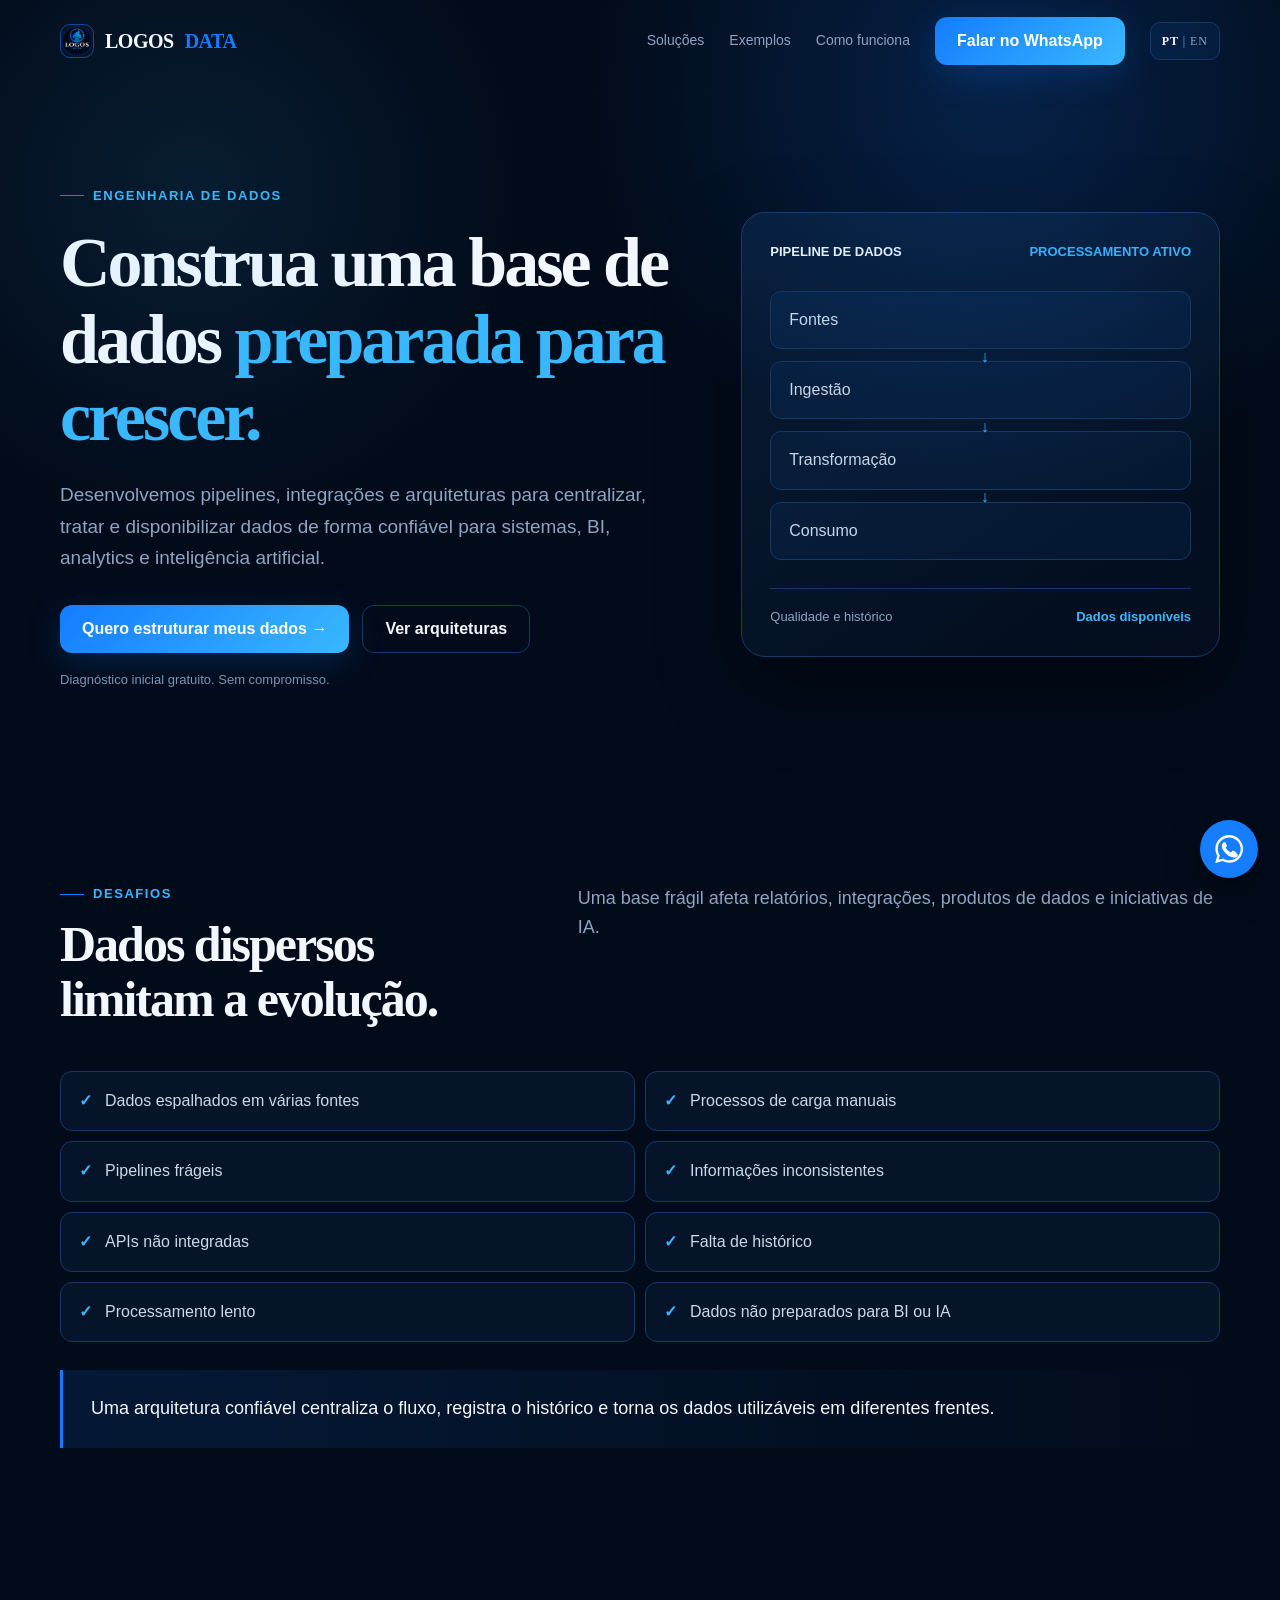
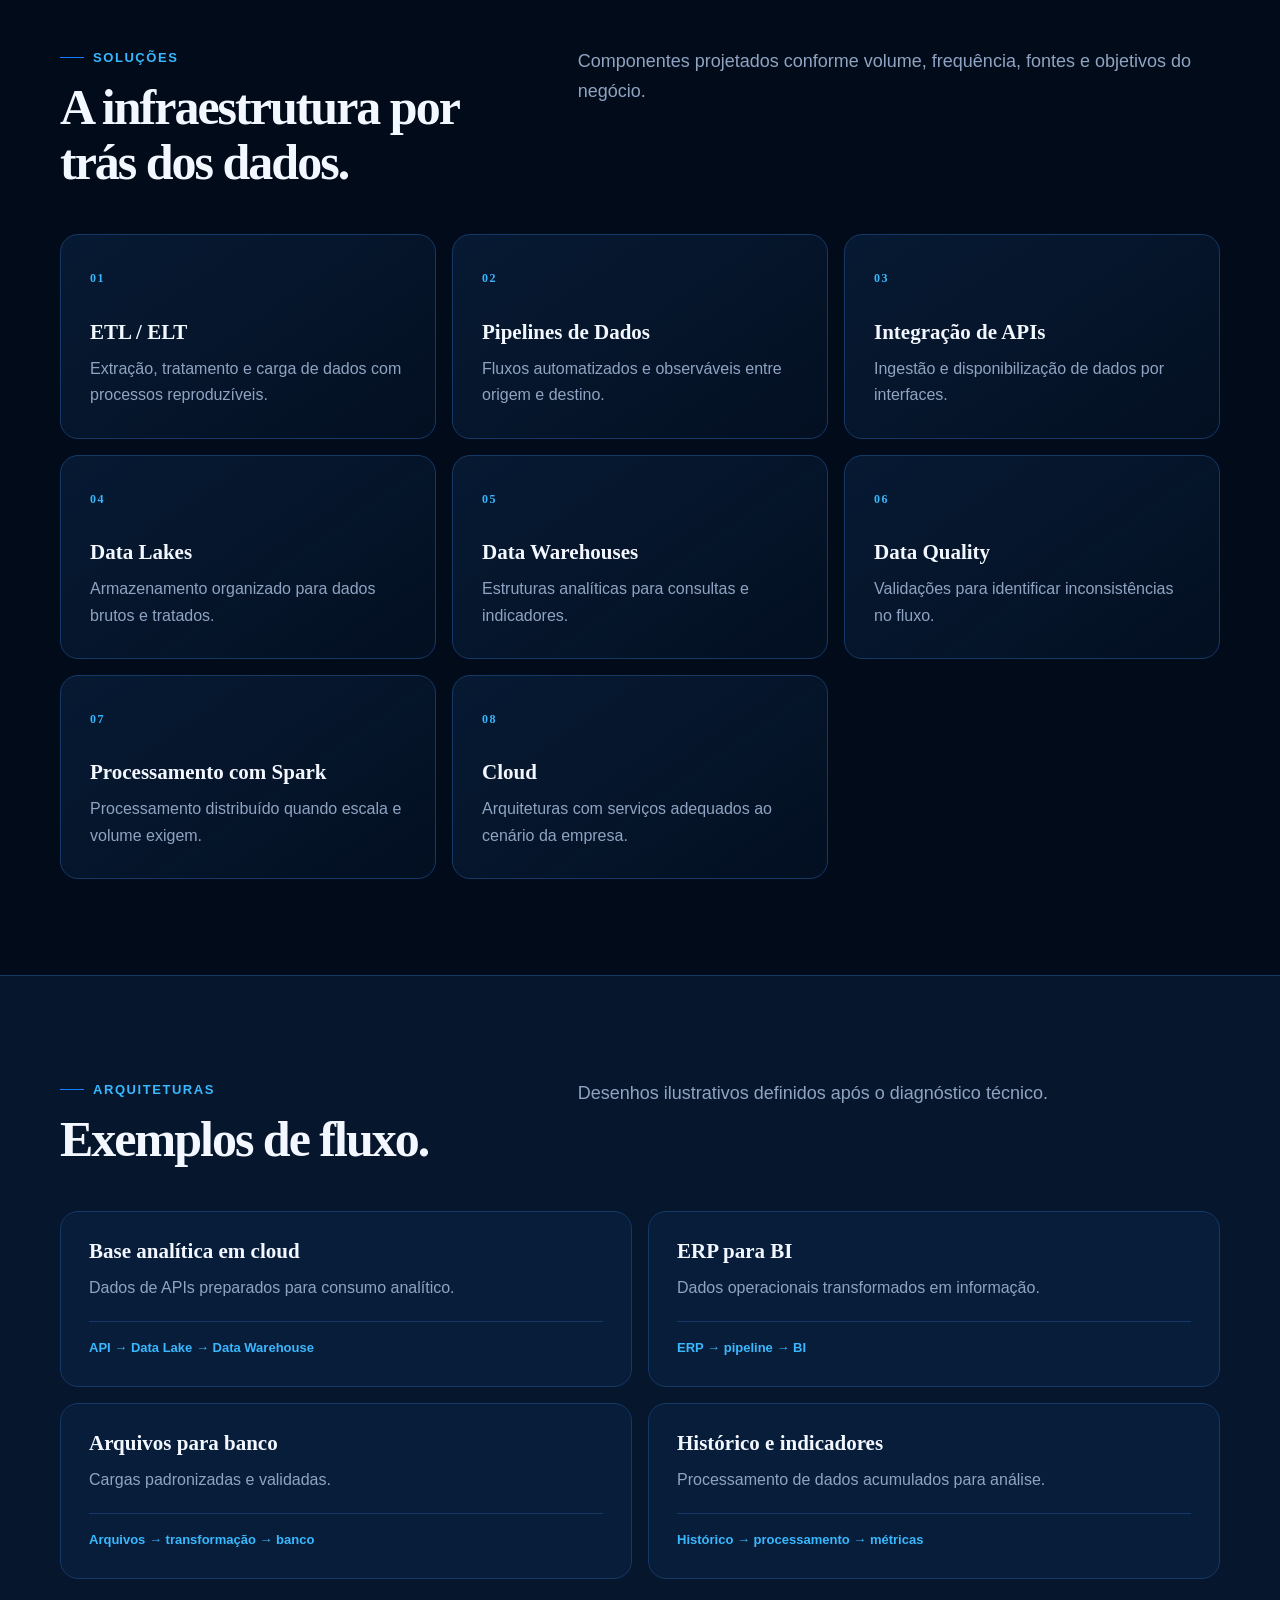
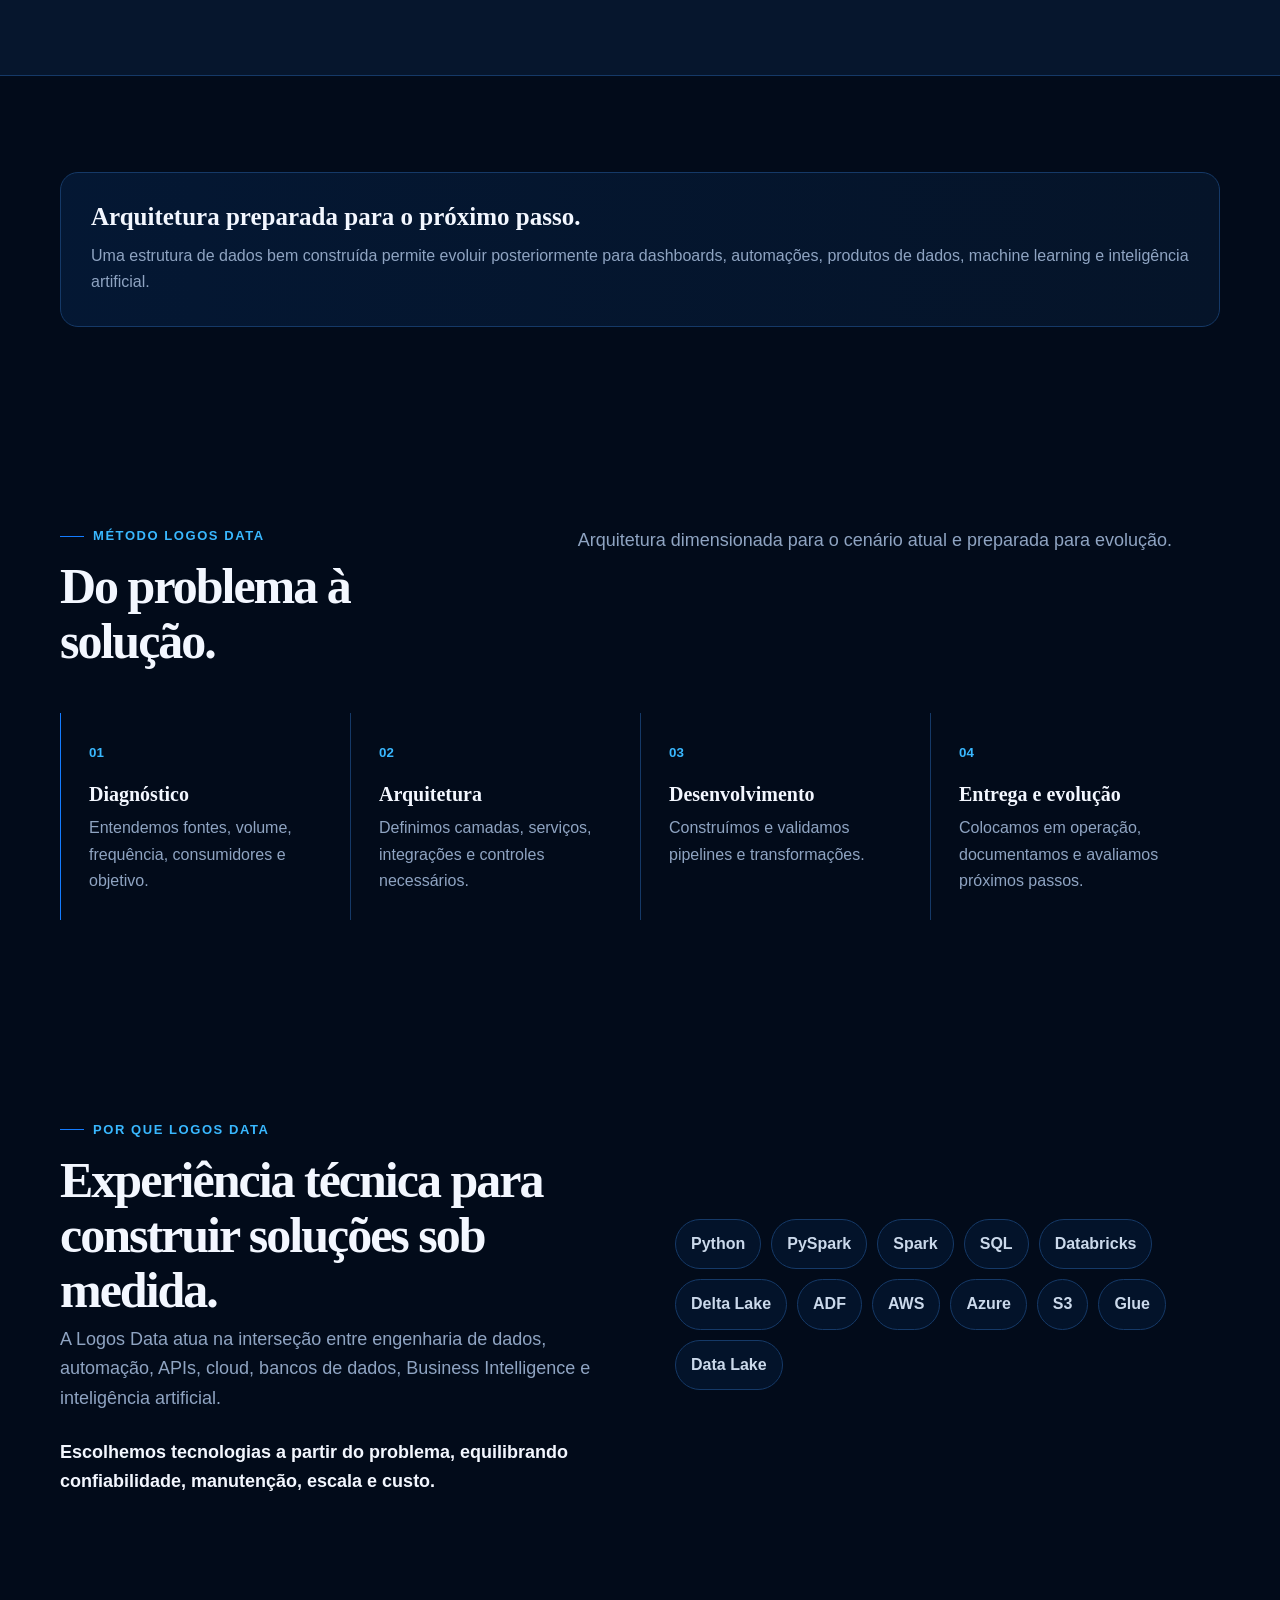
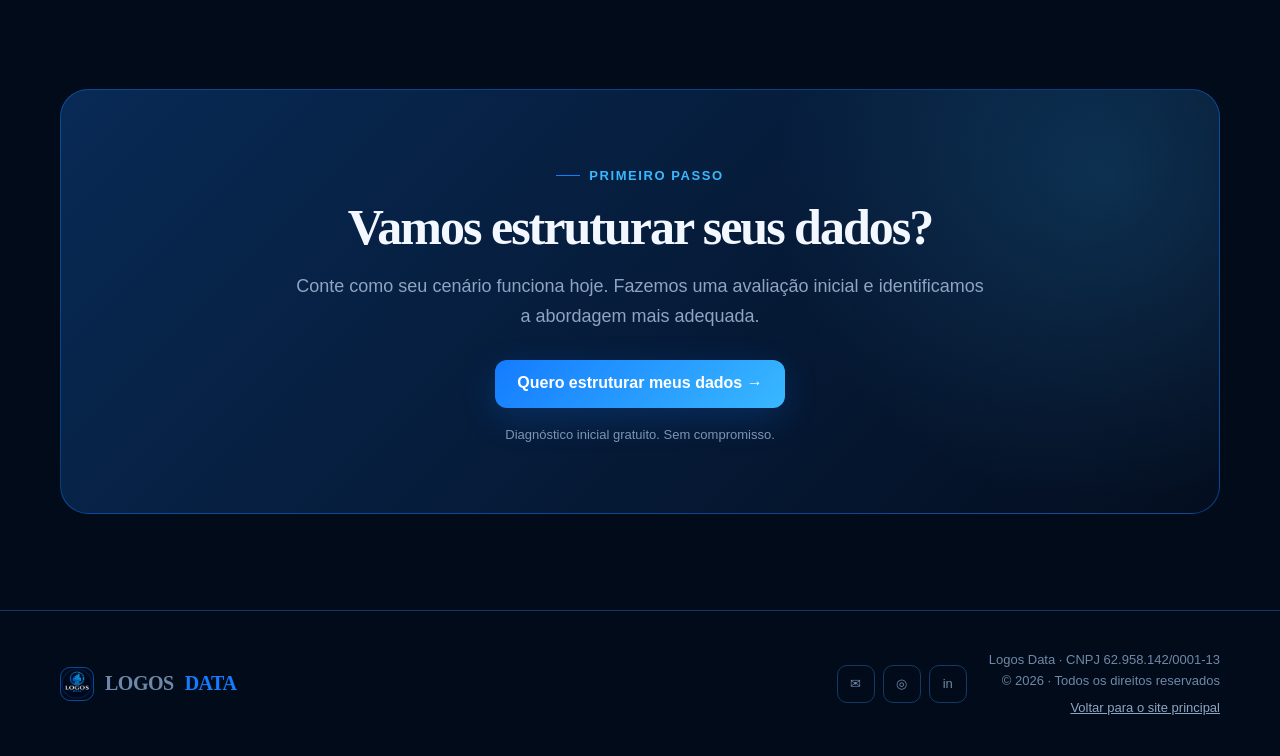
<file: engenharia-de-dados/index.html>
<!doctype html>
<html lang="pt-BR">

<head>
    <meta charset="utf-8">
    <meta name="viewport" content="width=device-width,initial-scale=1">
    <title>Engenharia de Dados e Pipelines | Logos Data</title>
    <meta name="description"
        content="Pipelines de dados, ETL/ELT, APIs, cloud, Data Lakes, Data Warehouses e qualidade de dados para empresas.">
    <link rel="canonical" href="https://www.logosdata.com.br/engenharia-de-dados/">
    <meta property="og:title" content="Engenharia de Dados e Pipelines | Logos Data">
    <meta property="og:description"
        content="Pipelines de dados, ETL/ELT, APIs, cloud, Data Lakes, Data Warehouses e qualidade de dados para empresas.">
    <meta property="og:type" content="website">
    <meta property="og:locale" content="pt_BR">
    <meta property="og:url" content="https://www.logosdata.com.br/engenharia-de-dados/">
    <link rel="stylesheet" href="../assets/css/solution-landing.css">
    <!-- Google tag (gtag.js) -->
    <script async src="https://www.googletagmanager.com/gtag/js?id=AW-18430684930"></script>
    <script>
    window.dataLayer = window.dataLayer || [];
    function gtag(){dataLayer.push(arguments);}
    gtag('js', new Date());

    gtag('config', 'AW-18430684930');

    function gtag_report_conversion(url) {
      var callback = function () {
        if (typeof(url) != 'undefined') {
          window.location = url;
        }
      };
      gtag('event', 'conversion', {
        'send_to': 'AW-18430684930/SHVACLzk2e4cEILet9RE',
        'value': 1.0,
        'currency': 'BRL',
        'event_callback': callback
      });
      return false;
    }
    </script>
</head>

<body>
    <script>
        const translations = { pt: { title: 'Engenharia de Dados e Pipelines | Logos Data', description: 'Pipelines de dados, ETL/ELT, APIs, cloud, Data Lakes, Data Warehouses e qualidade de dados para empresas.', nav: ['Soluções', 'Exemplos', 'Como funciona', 'Falar no WhatsApp'], hero: ['ENGENHARIA DE DADOS', 'Construa uma base de dados <em>preparada para crescer.</em>', 'Desenvolvemos pipelines, integrações e arquiteturas para centralizar, tratar e disponibilizar dados de forma confiável para sistemas, BI, analytics e inteligência artificial.', 'Quero estruturar meus dados →', 'Ver arquiteturas', 'Diagnóstico inicial gratuito. Sem compromisso.'], visual: ['PIPELINE DE DADOS', 'PROCESSAMENTO ATIVO', 'Fontes', 'Ingestão', 'Transformação', 'Consumo', 'Qualidade e histórico', 'Dados disponíveis'], painHead: ['DESAFIOS', 'Dados dispersos limitam a evolução.', 'Uma base frágil afeta relatórios, integrações, produtos de dados e iniciativas de IA.'], pains: ['Dados espalhados em várias fontes', 'Processos de carga manuais', 'Pipelines frágeis', 'Informações inconsistentes', 'APIs não integradas', 'Falta de histórico', 'Processamento lento', 'Dados não preparados para BI ou IA'], callout: 'Uma arquitetura confiável centraliza o fluxo, registra o histórico e torna os dados utilizáveis em diferentes frentes.', solutionsHead: ['SOLUÇÕES', 'A infraestrutura por trás dos dados.', 'Componentes projetados conforme volume, frequência, fontes e objetivos do negócio.'], solutions: [['ETL / ELT', 'Extração, tratamento e carga de dados com processos reproduzíveis.'], ['Pipelines de Dados', 'Fluxos automatizados e observáveis entre origem e destino.'], ['Integração de APIs', 'Ingestão e disponibilização de dados por interfaces.'], ['Data Lakes', 'Armazenamento organizado para dados brutos e tratados.'], ['Data Warehouses', 'Estruturas analíticas para consultas e indicadores.'], ['Data Quality', 'Validações para identificar inconsistências no fluxo.'], ['Processamento com Spark', 'Processamento distribuído quando escala e volume exigem.'], ['Cloud', 'Arquiteturas com serviços adequados ao cenário da empresa.']], examplesHead: ['ARQUITETURAS', 'Exemplos de fluxo.', 'Desenhos ilustrativos definidos após o diagnóstico técnico.'], examples: [['Base analítica em cloud', 'Dados de APIs preparados para consumo analítico.', 'API → Data Lake → Data Warehouse'], ['ERP para BI', 'Dados operacionais transformados em informação.', 'ERP → pipeline → BI'], ['Arquivos para banco', 'Cargas padronizadas e validadas.', 'Arquivos → transformação → banco'], ['Histórico e indicadores', 'Processamento de dados acumulados para análise.', 'Histórico → processamento → métricas']], special: ['Arquitetura preparada para o próximo passo.', 'Uma estrutura de dados bem construída permite evoluir posteriormente para dashboards, automações, produtos de dados, machine learning e inteligência artificial.'], methodHead: ['MÉTODO LOGOS DATA', 'Do problema à solução.', 'Arquitetura dimensionada para o cenário atual e preparada para evolução.'], steps: [['01', 'Diagnóstico', 'Entendemos fontes, volume, frequência, consumidores e objetivo.'], ['02', 'Arquitetura', 'Definimos camadas, serviços, integrações e controles necessários.'], ['03', 'Desenvolvimento', 'Construímos e validamos pipelines e transformações.'], ['04', 'Entrega e evolução', 'Colocamos em operação, documentamos e avaliamos próximos passos.']], why: ['POR QUE LOGOS DATA', 'Experiência técnica para construir soluções sob medida.', 'A Logos Data atua na interseção entre engenharia de dados, automação, APIs, cloud, bancos de dados, Business Intelligence e inteligência artificial.', 'Escolhemos tecnologias a partir do problema, equilibrando confiabilidade, manutenção, escala e custo.'], tech: ['Python', 'PySpark', 'Spark', 'SQL', 'Databricks', 'Delta Lake', 'ADF', 'AWS', 'Azure', 'S3', 'Glue', 'Data Lake'], cta: ['PRIMEIRO PASSO', 'Vamos estruturar seus dados?', 'Conte como seu cenário funciona hoje. Fazemos uma avaliação inicial e identificamos a abordagem mais adequada.', 'Quero estruturar meus dados →', 'Diagnóstico inicial gratuito. Sem compromisso.'], message: 'Olá, vim pela página de Engenharia de Dados da Logos Data e gostaria de avaliar a estrutura de dados da minha empresa.', heroTracking: 'data-engineering-hero-whatsapp', finalTracking: 'data-engineering-final-whatsapp', back: 'Voltar para o site principal' }, en: { title: 'Data Engineering and Pipelines | Logos Data', description: 'Data pipelines, ETL/ELT, APIs, cloud, Data Lakes, Data Warehouses, and data quality for businesses.', nav: ['Solutions', 'Examples', 'How it works', 'Talk on WhatsApp'], hero: ['DATA ENGINEERING', 'Build a data foundation <em>prepared to grow.</em>', 'We develop pipelines, integrations, and architectures to centralize, process, and reliably deliver data for systems, BI, analytics, and artificial intelligence.', 'Structure my data →', 'View architectures', 'Free initial assessment. No commitment.'], visual: ['DATA PIPELINE', 'PROCESSING ACTIVE', 'Sources', 'Ingestion', 'Transformation', 'Consumption', 'Quality and history', 'Data available'], painHead: ['CHALLENGES', 'Scattered data limits evolution.', 'A fragile foundation affects reports, integrations, data products, and AI initiatives.'], pains: ['Data scattered across many sources', 'Manual loading processes', 'Fragile pipelines', 'Inconsistent information', 'APIs are not integrated', 'There is no history', 'Slow processing', 'Data is not ready for BI or AI'], callout: 'A reliable architecture centralizes the flow, preserves history, and makes data usable across different initiatives.', solutionsHead: ['SOLUTIONS', 'The infrastructure behind your data.', 'Components designed according to volume, frequency, sources, and business goals.'], solutions: [['ETL / ELT', 'Data extraction, processing, and loading with reproducible processes.'], ['Data Pipelines', 'Automated and observable flows between source and destination.'], ['API Integration', 'Data ingestion and delivery through interfaces.'], ['Data Lakes', 'Organized storage for raw and processed data.'], ['Data Warehouses', 'Analytical structures for queries and metrics.'], ['Data Quality', 'Validations to identify inconsistencies in the flow.'], ['Spark Processing', 'Distributed processing when scale and volume require it.'], ['Cloud', 'Architectures using services suited to the company scenario.']], examplesHead: ['ARCHITECTURES', 'Flow examples.', 'Illustrative designs defined after the technical assessment.'], examples: [['Cloud analytical foundation', 'API data prepared for analytical consumption.', 'API → Data Lake → Data Warehouse'], ['ERP to BI', 'Operational data transformed into information.', 'ERP → pipeline → BI'], ['Files to database', 'Standardized and validated loads.', 'Files → transformation → database'], ['History and metrics', 'Accumulated data processed for analysis.', 'History → processing → metrics']], special: ['Architecture prepared for the next step.', 'A well-built data structure allows future evolution into dashboards, automation, data products, machine learning, and artificial intelligence.'], methodHead: ['LOGOS DATA METHOD', 'From problem to solution.', 'Architecture sized for today’s scenario and prepared for evolution.'], steps: [['01', 'Assessment', 'We understand sources, volume, frequency, consumers, and goals.'], ['02', 'Architecture', 'We define layers, services, integrations, and required controls.'], ['03', 'Development', 'We build and validate pipelines and transformations.'], ['04', 'Delivery and evolution', 'We deploy, document, and assess the next steps.']], why: ['WHY LOGOS DATA', 'Technical experience to build tailored solutions.', 'Logos Data works at the intersection of data engineering, automation, APIs, cloud, databases, Business Intelligence, and artificial intelligence.', 'We select technologies based on the problem, balancing reliability, maintenance, scale, and cost.'], tech: ['Python', 'PySpark', 'Spark', 'SQL', 'Databricks', 'Delta Lake', 'ADF', 'AWS', 'Azure', 'S3', 'Glue', 'Data Lake'], cta: ['FIRST STEP', 'Shall we structure your data?', 'Tell us how your scenario works today. We provide an initial assessment and identify the most suitable approach.', 'Structure my data →', 'Free initial assessment. No commitment.'], message: 'Hello, I came from the Logos Data Data Engineering page and would like to evaluate my company’s data structure.', heroTracking: 'data-engineering-hero-whatsapp', finalTracking: 'data-engineering-final-whatsapp', back: 'Back to the main website' } };
    </script>
    <script src="../assets/js/solution-pages.js"></script>
    <link rel="stylesheet" href="../assets/css/whatsapp-icon.css">
</body>

</html>
</file>
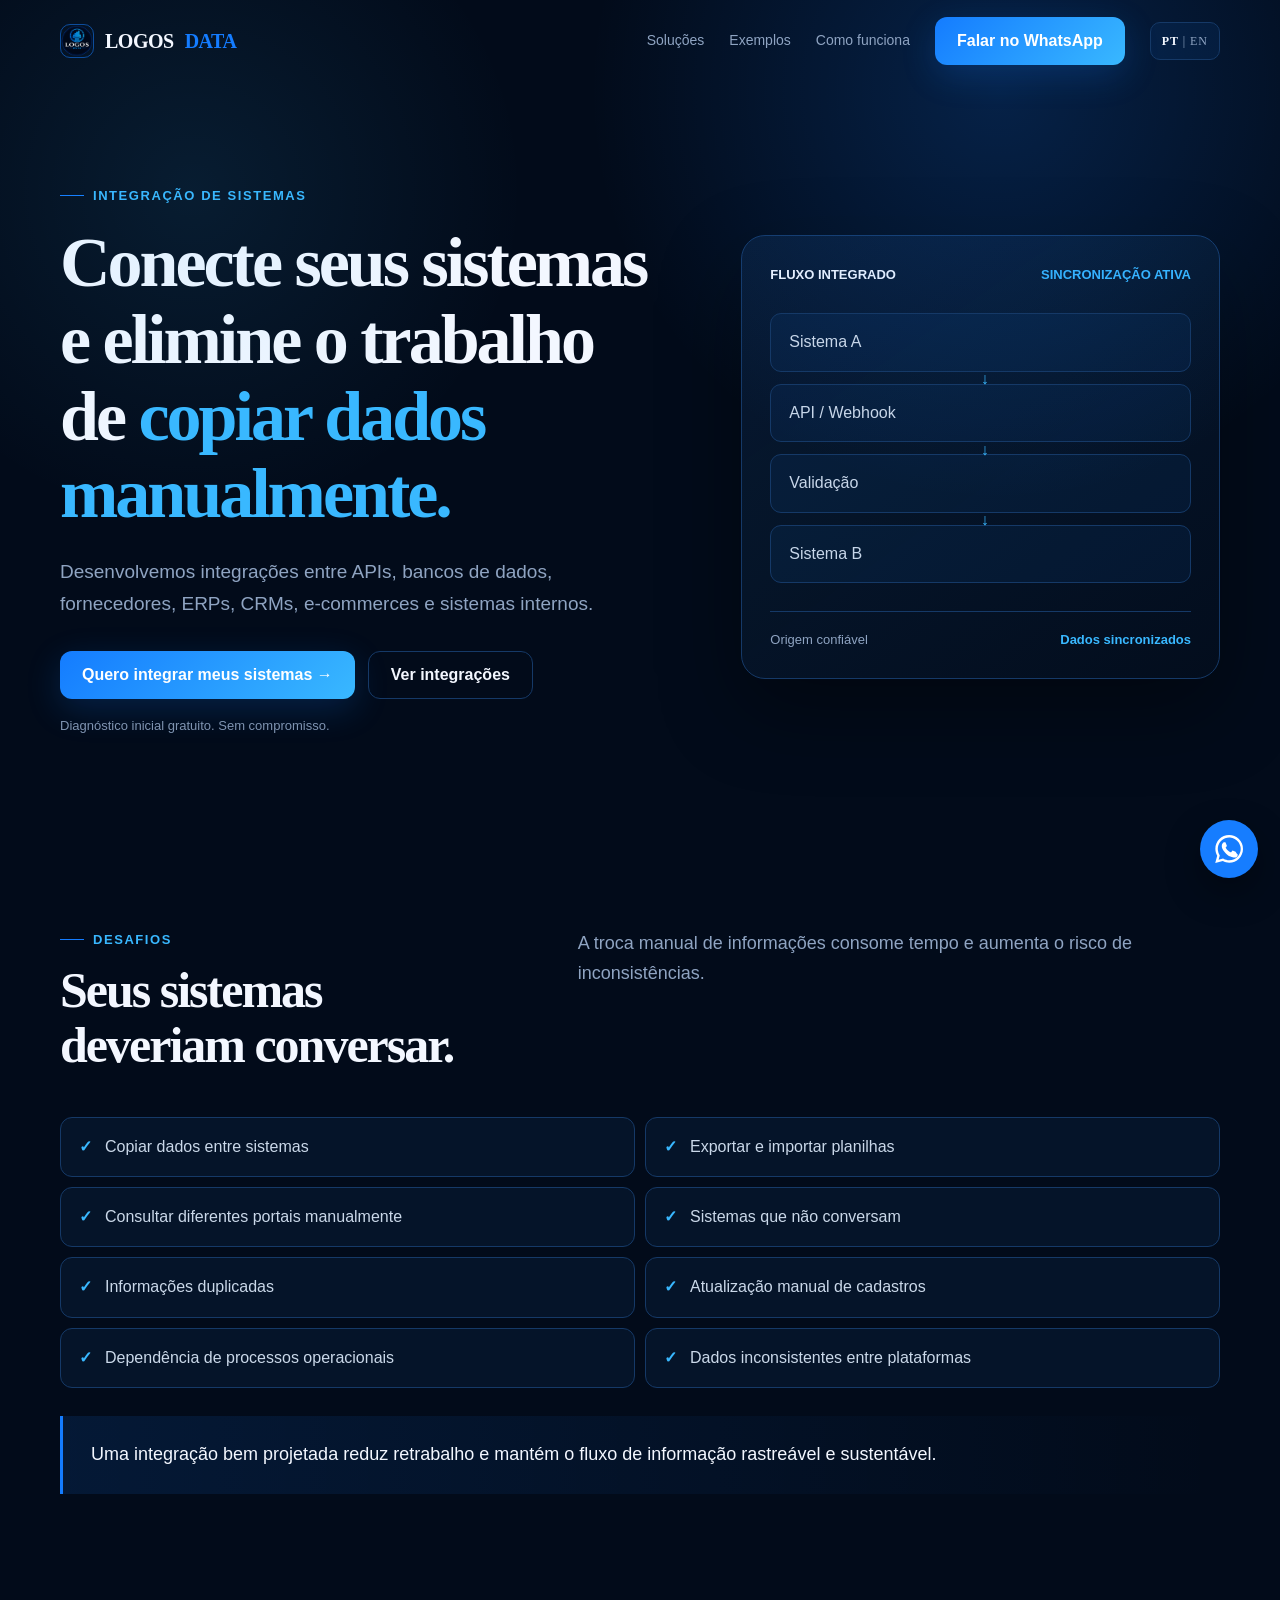
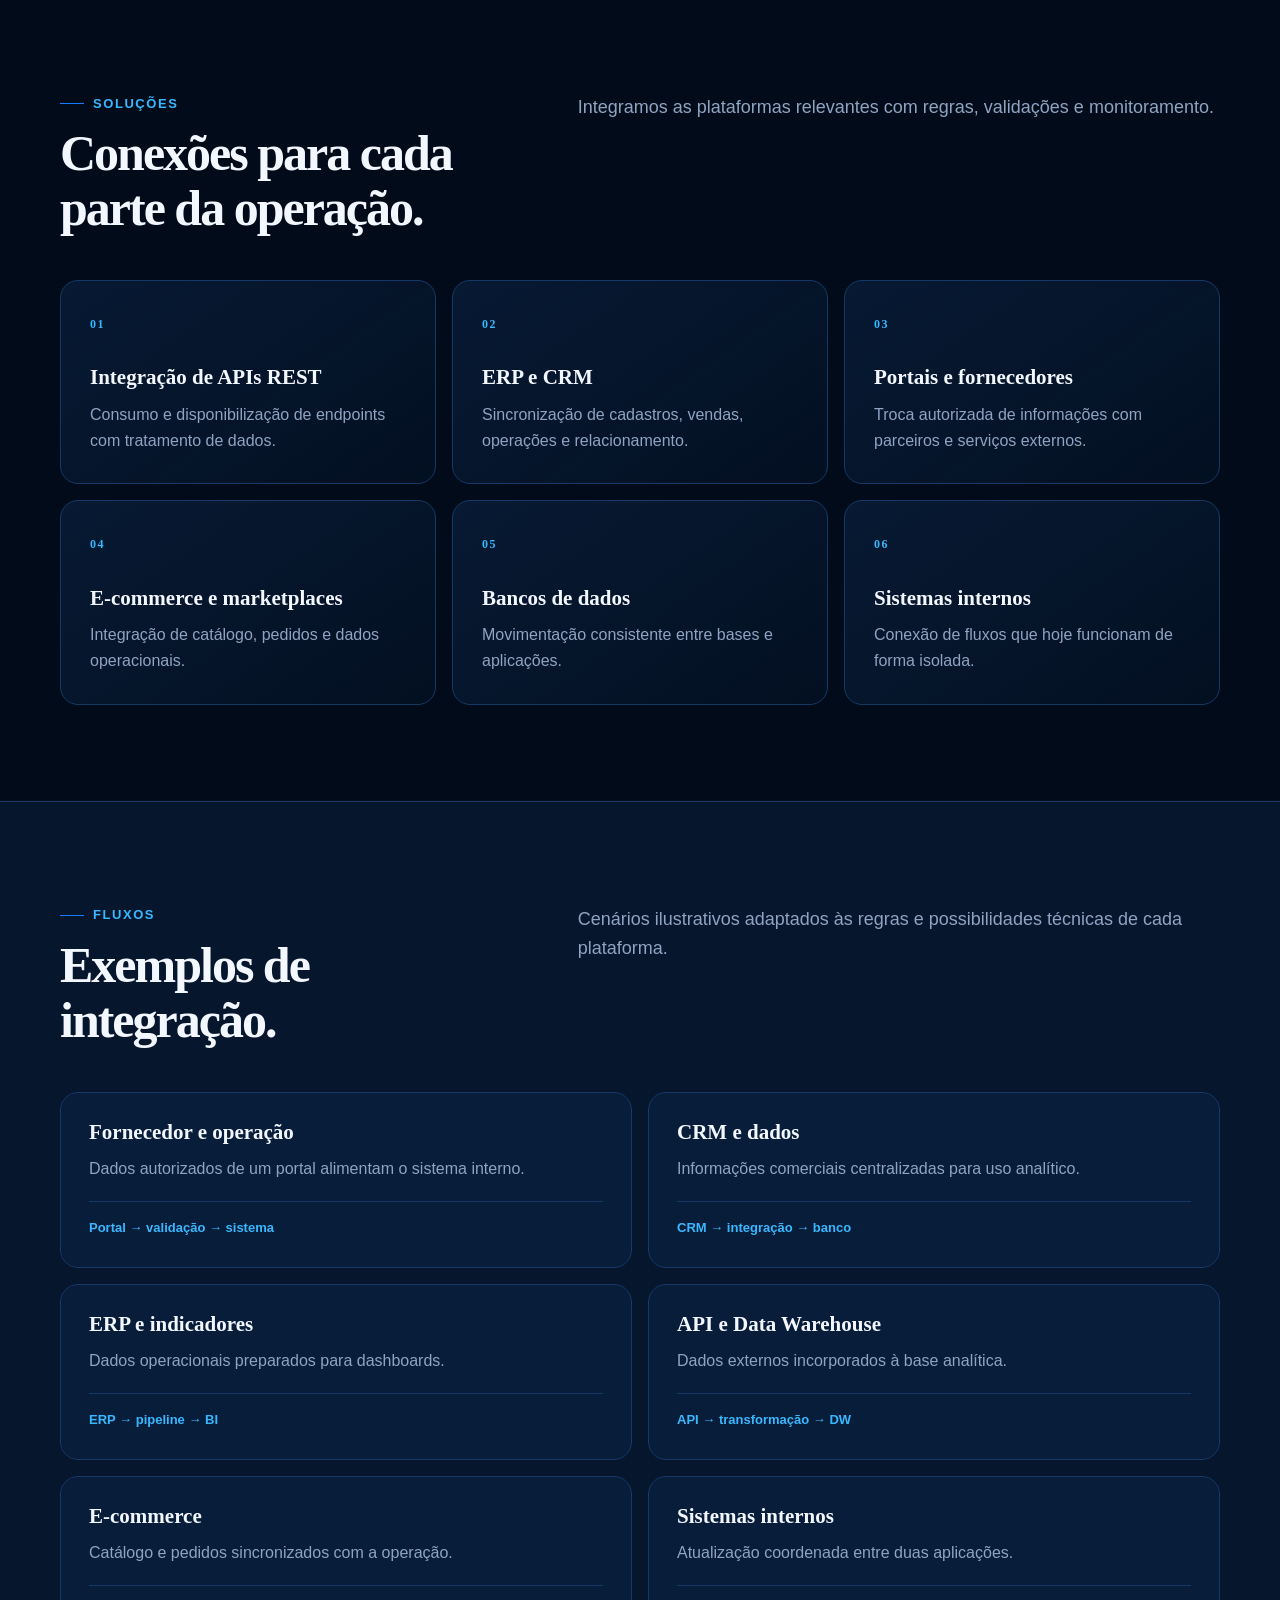
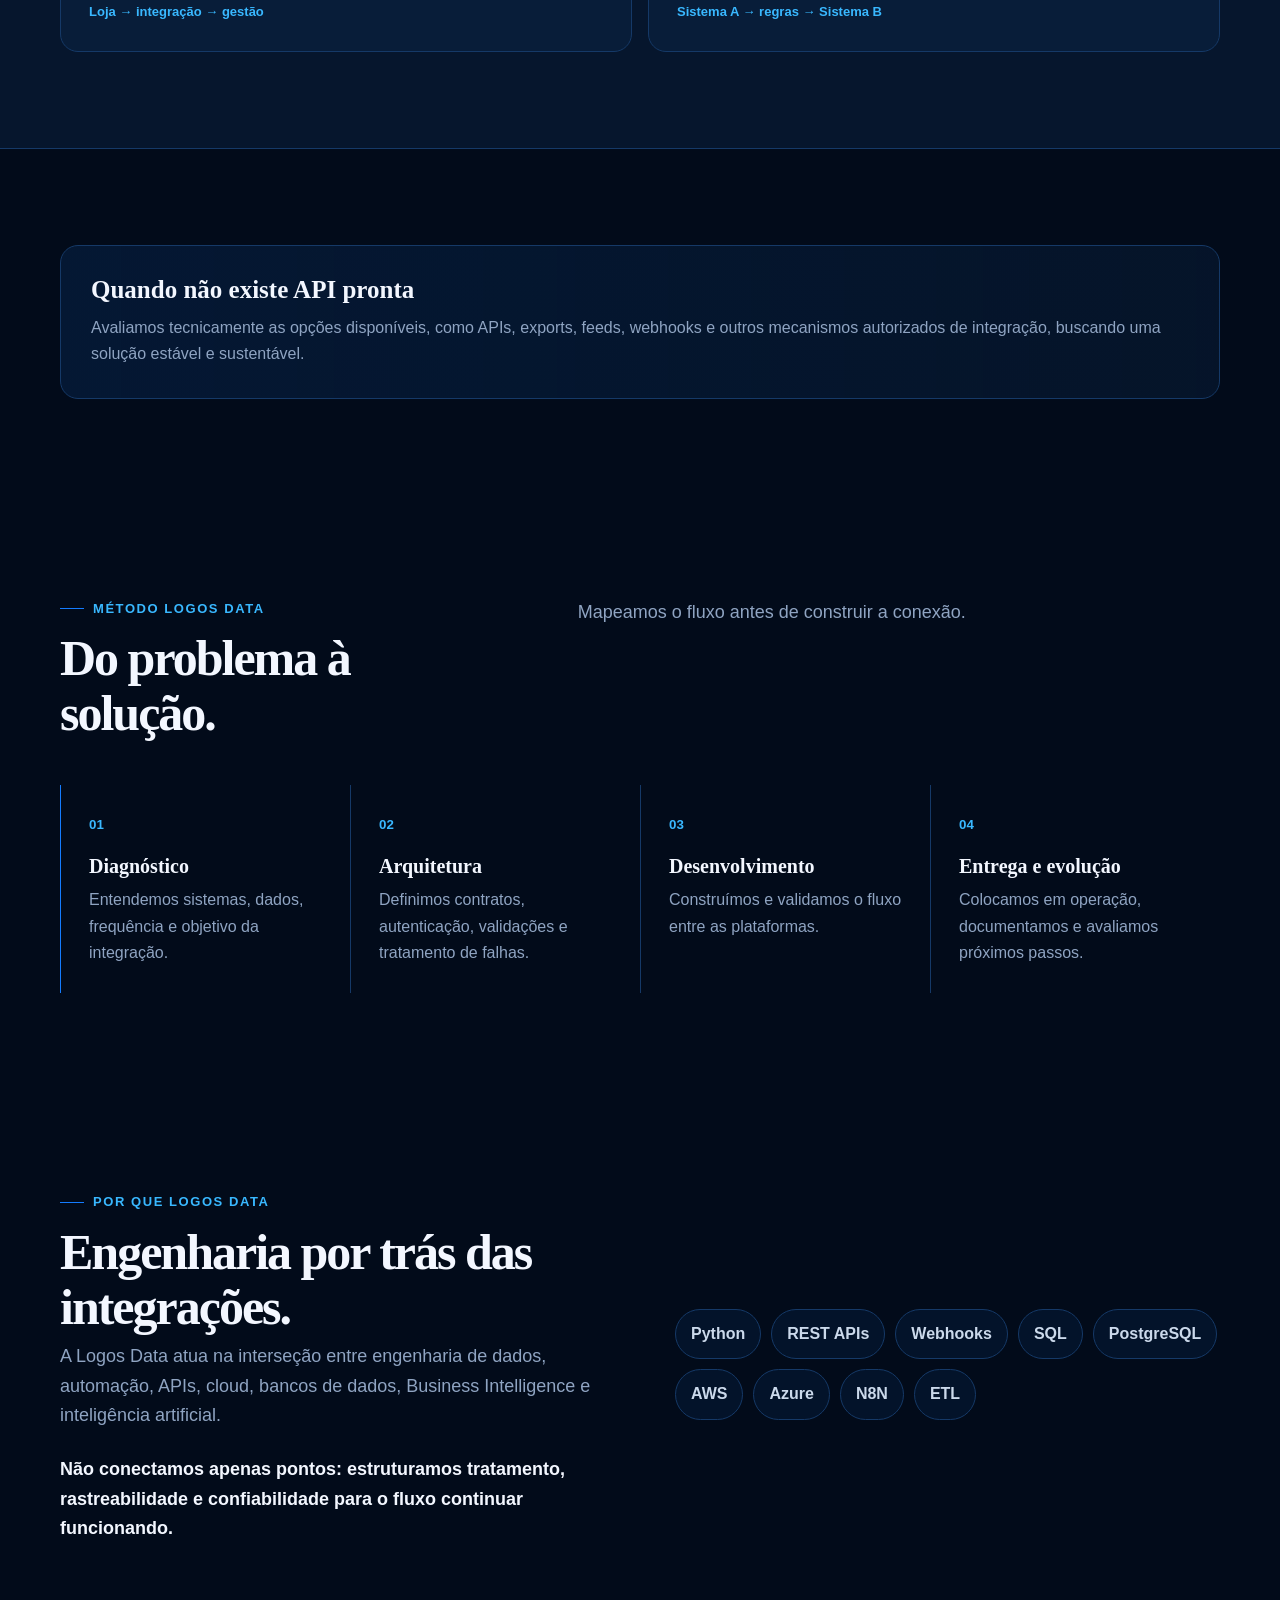
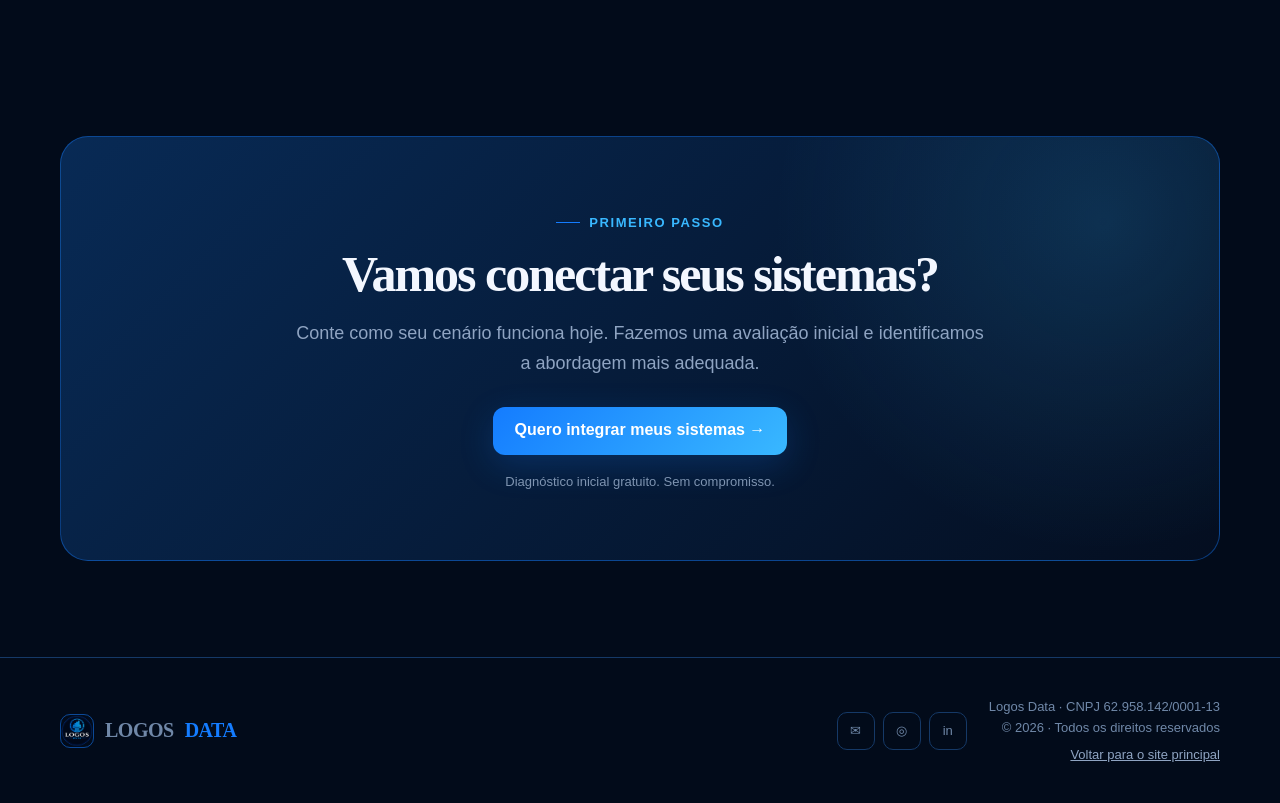
<file: integracoes-sistemas/index.html>
<!doctype html>
<html lang="pt-BR">

<head>
    <meta charset="utf-8">
    <meta name="viewport" content="width=device-width,initial-scale=1">
    <title>Integração de Sistemas e APIs | Logos Data</title>
    <meta name="description"
        content="Integre APIs, fornecedores, ERP, CRM, sistemas internos e portais para automatizar a troca de informações da sua empresa.">
    <link rel="canonical" href="https://www.logosdata.com.br/integracoes-sistemas/">
    <meta property="og:title" content="Integração de Sistemas e APIs | Logos Data">
    <meta property="og:description"
        content="Integre APIs, fornecedores, ERP, CRM, sistemas internos e portais para automatizar a troca de informações da sua empresa.">
    <meta property="og:type" content="website">
    <meta property="og:locale" content="pt_BR">
    <meta property="og:url" content="https://www.logosdata.com.br/integracoes-sistemas/">
    <link rel="stylesheet" href="../assets/css/solution-landing.css">
    <!-- Google tag (gtag.js) -->
    <script async src="https://www.googletagmanager.com/gtag/js?id=AW-18430684930"></script>
    <script>
    window.dataLayer = window.dataLayer || [];
    function gtag(){dataLayer.push(arguments);}
    gtag('js', new Date());

    gtag('config', 'AW-18430684930');

    function gtag_report_conversion(url) {
      var callback = function () {
        if (typeof(url) != 'undefined') {
          window.location = url;
        }
      };
      gtag('event', 'conversion', {
        'send_to': 'AW-18430684930/SHVACLzk2e4cEILet9RE',
        'value': 1.0,
        'currency': 'BRL',
        'event_callback': callback
      });
      return false;
    }
    </script>
</head>

<body>
    <script>
        const translations = { pt: { title: 'Integração de Sistemas e APIs | Logos Data', description: 'Integre APIs, fornecedores, ERP, CRM, sistemas internos e portais para automatizar a troca de informações da sua empresa.', nav: ['Soluções', 'Exemplos', 'Como funciona', 'Falar no WhatsApp'], hero: ['INTEGRAÇÃO DE SISTEMAS', 'Conecte seus sistemas e elimine o trabalho de <em>copiar dados manualmente.</em>', 'Desenvolvemos integrações entre APIs, bancos de dados, fornecedores, ERPs, CRMs, e-commerces e sistemas internos.', 'Quero integrar meus sistemas →', 'Ver integrações', 'Diagnóstico inicial gratuito. Sem compromisso.'], visual: ['FLUXO INTEGRADO', 'SINCRONIZAÇÃO ATIVA', 'Sistema A', 'API / Webhook', 'Validação', 'Sistema B', 'Origem confiável', 'Dados sincronizados'], painHead: ['DESAFIOS', 'Seus sistemas deveriam conversar.', 'A troca manual de informações consome tempo e aumenta o risco de inconsistências.'], pains: ['Copiar dados entre sistemas', 'Exportar e importar planilhas', 'Consultar diferentes portais manualmente', 'Sistemas que não conversam', 'Informações duplicadas', 'Atualização manual de cadastros', 'Dependência de processos operacionais', 'Dados inconsistentes entre plataformas'], callout: 'Uma integração bem projetada reduz retrabalho e mantém o fluxo de informação rastreável e sustentável.', solutionsHead: ['SOLUÇÕES', 'Conexões para cada parte da operação.', 'Integramos as plataformas relevantes com regras, validações e monitoramento.'], solutions: [['Integração de APIs REST', 'Consumo e disponibilização de endpoints com tratamento de dados.'], ['ERP e CRM', 'Sincronização de cadastros, vendas, operações e relacionamento.'], ['Portais e fornecedores', 'Troca autorizada de informações com parceiros e serviços externos.'], ['E-commerce e marketplaces', 'Integração de catálogo, pedidos e dados operacionais.'], ['Bancos de dados', 'Movimentação consistente entre bases e aplicações.'], ['Sistemas internos', 'Conexão de fluxos que hoje funcionam de forma isolada.']], examplesHead: ['FLUXOS', 'Exemplos de integração.', 'Cenários ilustrativos adaptados às regras e possibilidades técnicas de cada plataforma.'], examples: [['Fornecedor e operação', 'Dados autorizados de um portal alimentam o sistema interno.', 'Portal → validação → sistema'], ['CRM e dados', 'Informações comerciais centralizadas para uso analítico.', 'CRM → integração → banco'], ['ERP e indicadores', 'Dados operacionais preparados para dashboards.', 'ERP → pipeline → BI'], ['API e Data Warehouse', 'Dados externos incorporados à base analítica.', 'API → transformação → DW'], ['E-commerce', 'Catálogo e pedidos sincronizados com a operação.', 'Loja → integração → gestão'], ['Sistemas internos', 'Atualização coordenada entre duas aplicações.', 'Sistema A → regras → Sistema B']], special: ['Quando não existe API pronta', 'Avaliamos tecnicamente as opções disponíveis, como APIs, exports, feeds, webhooks e outros mecanismos autorizados de integração, buscando uma solução estável e sustentável.'], methodHead: ['MÉTODO LOGOS DATA', 'Do problema à solução.', 'Mapeamos o fluxo antes de construir a conexão.'], steps: [['01', 'Diagnóstico', 'Entendemos sistemas, dados, frequência e objetivo da integração.'], ['02', 'Arquitetura', 'Definimos contratos, autenticação, validações e tratamento de falhas.'], ['03', 'Desenvolvimento', 'Construímos e validamos o fluxo entre as plataformas.'], ['04', 'Entrega e evolução', 'Colocamos em operação, documentamos e avaliamos próximos passos.']], why: ['POR QUE LOGOS DATA', 'Engenharia por trás das integrações.', 'A Logos Data atua na interseção entre engenharia de dados, automação, APIs, cloud, bancos de dados, Business Intelligence e inteligência artificial.', 'Não conectamos apenas pontos: estruturamos tratamento, rastreabilidade e confiabilidade para o fluxo continuar funcionando.'], tech: ['Python', 'REST APIs', 'Webhooks', 'SQL', 'PostgreSQL', 'AWS', 'Azure', 'N8N', 'ETL'], cta: ['PRIMEIRO PASSO', 'Vamos conectar seus sistemas?', 'Conte como seu cenário funciona hoje. Fazemos uma avaliação inicial e identificamos a abordagem mais adequada.', 'Quero integrar meus sistemas →', 'Diagnóstico inicial gratuito. Sem compromisso.'], message: 'Olá, vim pela página de Integração de Sistemas da Logos Data e gostaria de avaliar uma integração.', heroTracking: 'integration-hero-whatsapp', finalTracking: 'integration-final-whatsapp', back: 'Voltar para o site principal' }, en: { title: 'Systems and API Integration | Logos Data', description: 'Integrate APIs, suppliers, ERP, CRM, internal systems, and portals to automate your company’s information exchange.', nav: ['Solutions', 'Examples', 'How it works', 'Talk on WhatsApp'], hero: ['SYSTEMS INTEGRATION', 'Connect your systems and eliminate the work of <em>copying data manually.</em>', 'We develop integrations between APIs, databases, suppliers, ERPs, CRMs, e-commerce platforms, and internal systems.', 'Integrate my systems →', 'View integrations', 'Free initial assessment. No commitment.'], visual: ['INTEGRATED FLOW', 'SYNC ACTIVE', 'System A', 'API / Webhook', 'Validation', 'System B', 'Reliable source', 'Synchronized data'], painHead: ['CHALLENGES', 'Your systems should communicate.', 'Manual information exchange consumes time and increases inconsistency risks.'], pains: ['Copying data between systems', 'Exporting and importing spreadsheets', 'Manually checking different portals', 'Systems that do not communicate', 'Duplicated information', 'Manual record updates', 'Dependence on operational processes', 'Inconsistent data across platforms'], callout: 'A well-designed integration reduces rework and keeps information flows traceable and sustainable.', solutionsHead: ['SOLUTIONS', 'Connections for every part of the operation.', 'We integrate relevant platforms with rules, validations, and monitoring.'], solutions: [['REST API integration', 'Consumption and delivery of endpoints with data processing.'], ['ERP and CRM', 'Synchronization of records, sales, operations, and relationships.'], ['Portals and suppliers', 'Authorized information exchange with partners and external services.'], ['E-commerce and marketplaces', 'Integration of catalogs, orders, and operational data.'], ['Databases', 'Consistent data movement between databases and applications.'], ['Internal systems', 'Connection of workflows that currently operate in isolation.']], examplesHead: ['FLOWS', 'Integration examples.', 'Illustrative scenarios adapted to each platform’s rules and technical capabilities.'], examples: [['Supplier and operation', 'Authorized portal data feeds an internal system.', 'Portal → validation → system'], ['CRM and data', 'Sales information centralized for analytical use.', 'CRM → integration → database'], ['ERP and metrics', 'Operational data prepared for dashboards.', 'ERP → pipeline → BI'], ['API and Data Warehouse', 'External data incorporated into the analytical foundation.', 'API → transformation → DW'], ['E-commerce', 'Catalog and orders synchronized with operations.', 'Store → integration → management'], ['Internal systems', 'Coordinated updates between two applications.', 'System A → rules → System B']], special: ['When there is no ready-made API', 'We technically assess available options, such as APIs, exports, feeds, webhooks, and other authorized integration mechanisms, seeking a stable and sustainable solution.'], methodHead: ['LOGOS DATA METHOD', 'From problem to solution.', 'We map the workflow before building the connection.'], steps: [['01', 'Assessment', 'We understand systems, data, frequency, and the integration goal.'], ['02', 'Architecture', 'We define contracts, authentication, validations, and failure handling.'], ['03', 'Development', 'We build and validate the flow between platforms.'], ['04', 'Delivery and evolution', 'We deploy, document, and assess the next steps.']], why: ['WHY LOGOS DATA', 'Engineering behind every integration.', 'Logos Data works at the intersection of data engineering, automation, APIs, cloud, databases, Business Intelligence, and artificial intelligence.', 'We do more than connect points: we structure processing, traceability, and reliability so the flow keeps working.'], tech: ['Python', 'REST APIs', 'Webhooks', 'SQL', 'PostgreSQL', 'AWS', 'Azure', 'N8N', 'ETL'], cta: ['FIRST STEP', 'Shall we connect your systems?', 'Tell us how your scenario works today. We provide an initial assessment and identify the most suitable approach.', 'Integrate my systems →', 'Free initial assessment. No commitment.'], message: 'Hello, I came from the Logos Data Systems Integration page and would like to evaluate an integration.', heroTracking: 'integration-hero-whatsapp', finalTracking: 'integration-final-whatsapp', back: 'Back to the main website' } };
    </script>
    <script src="../assets/js/solution-pages.js"></script>
    <link rel="stylesheet" href="../assets/css/whatsapp-icon.css">
</body>

</html>
</file>
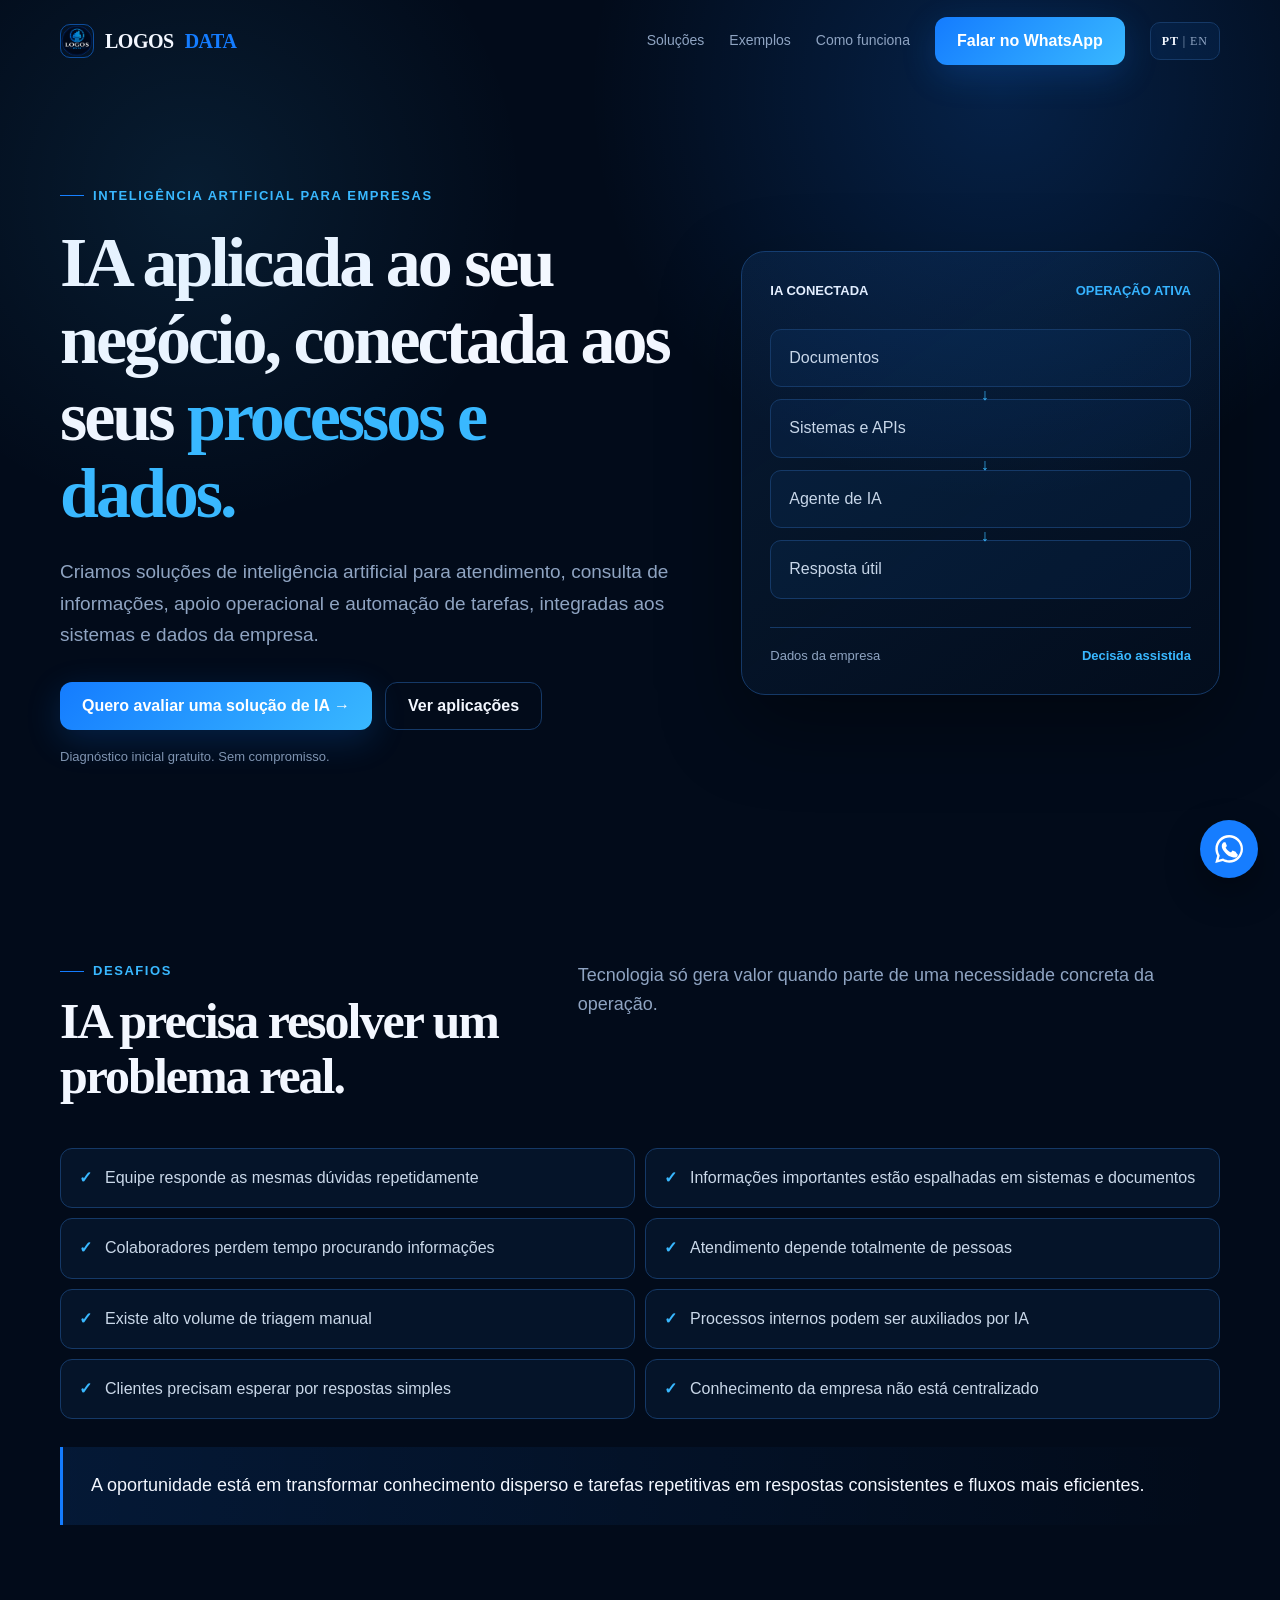
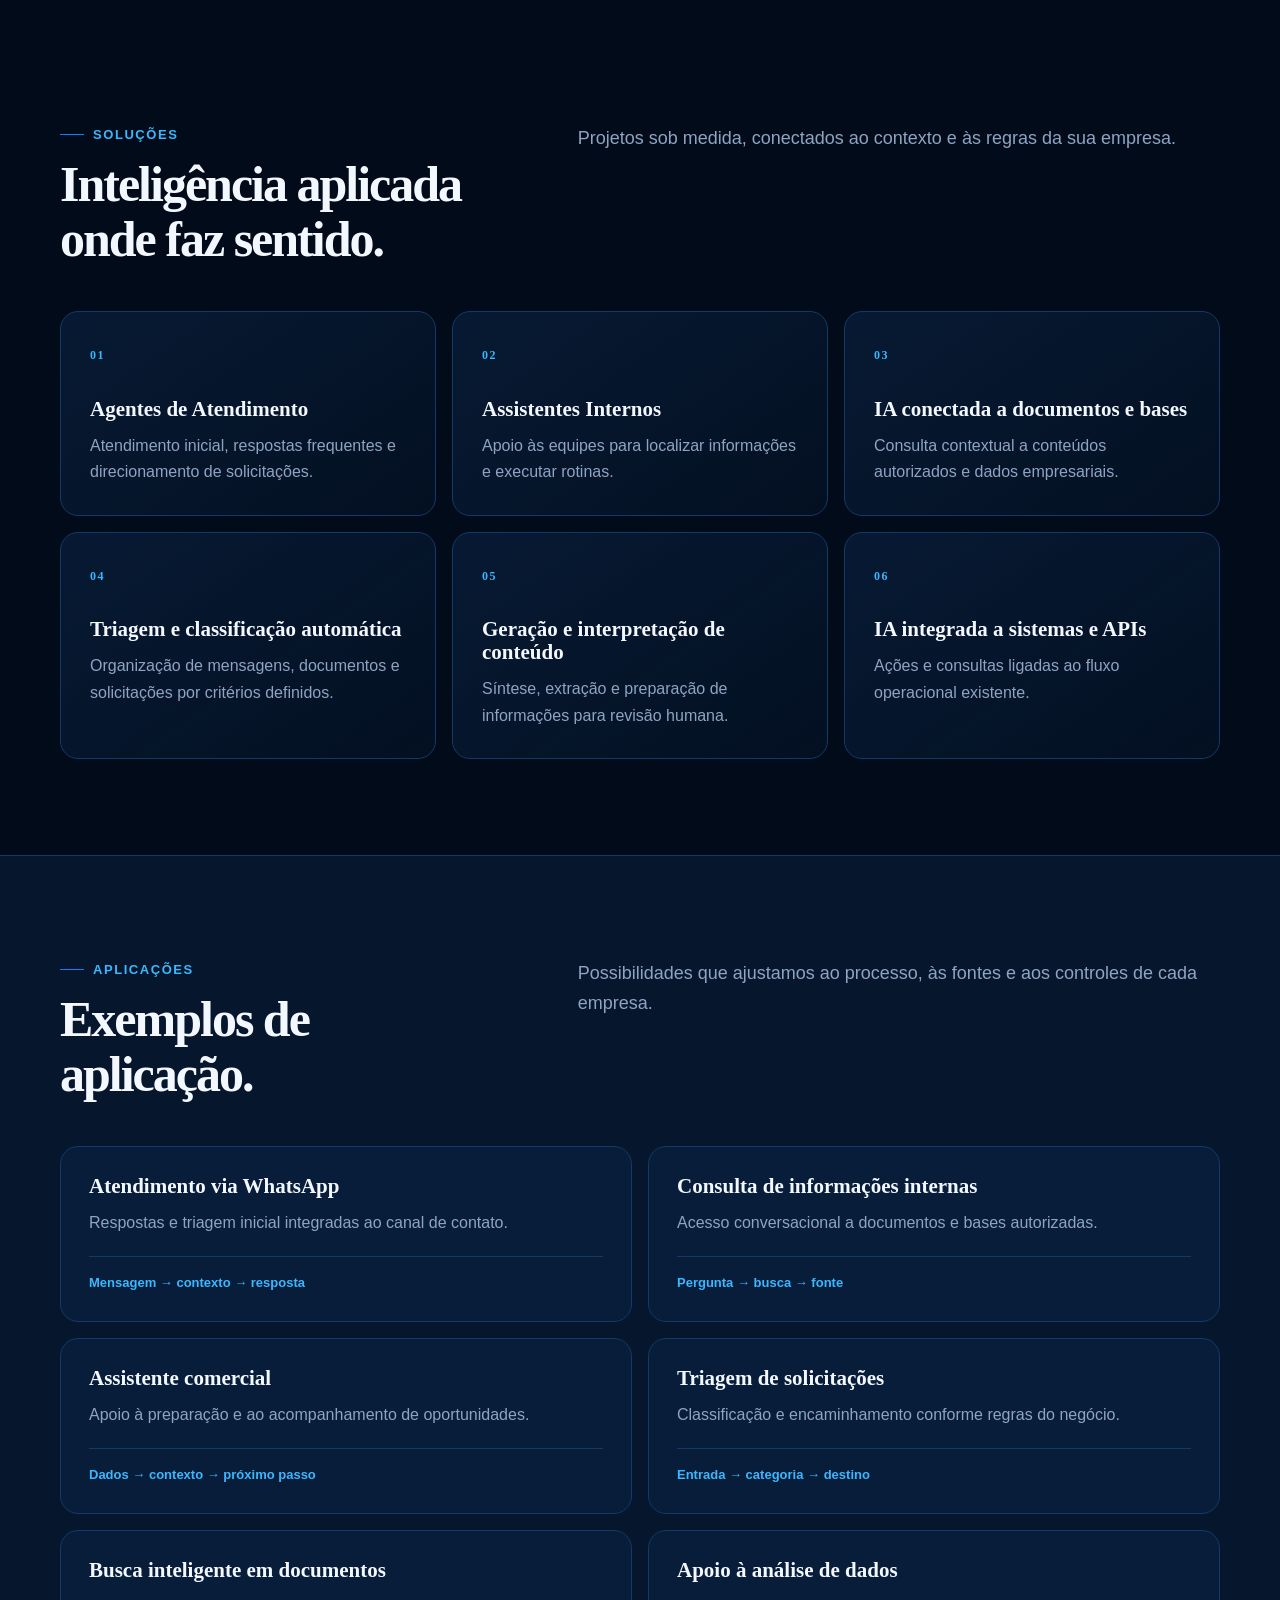
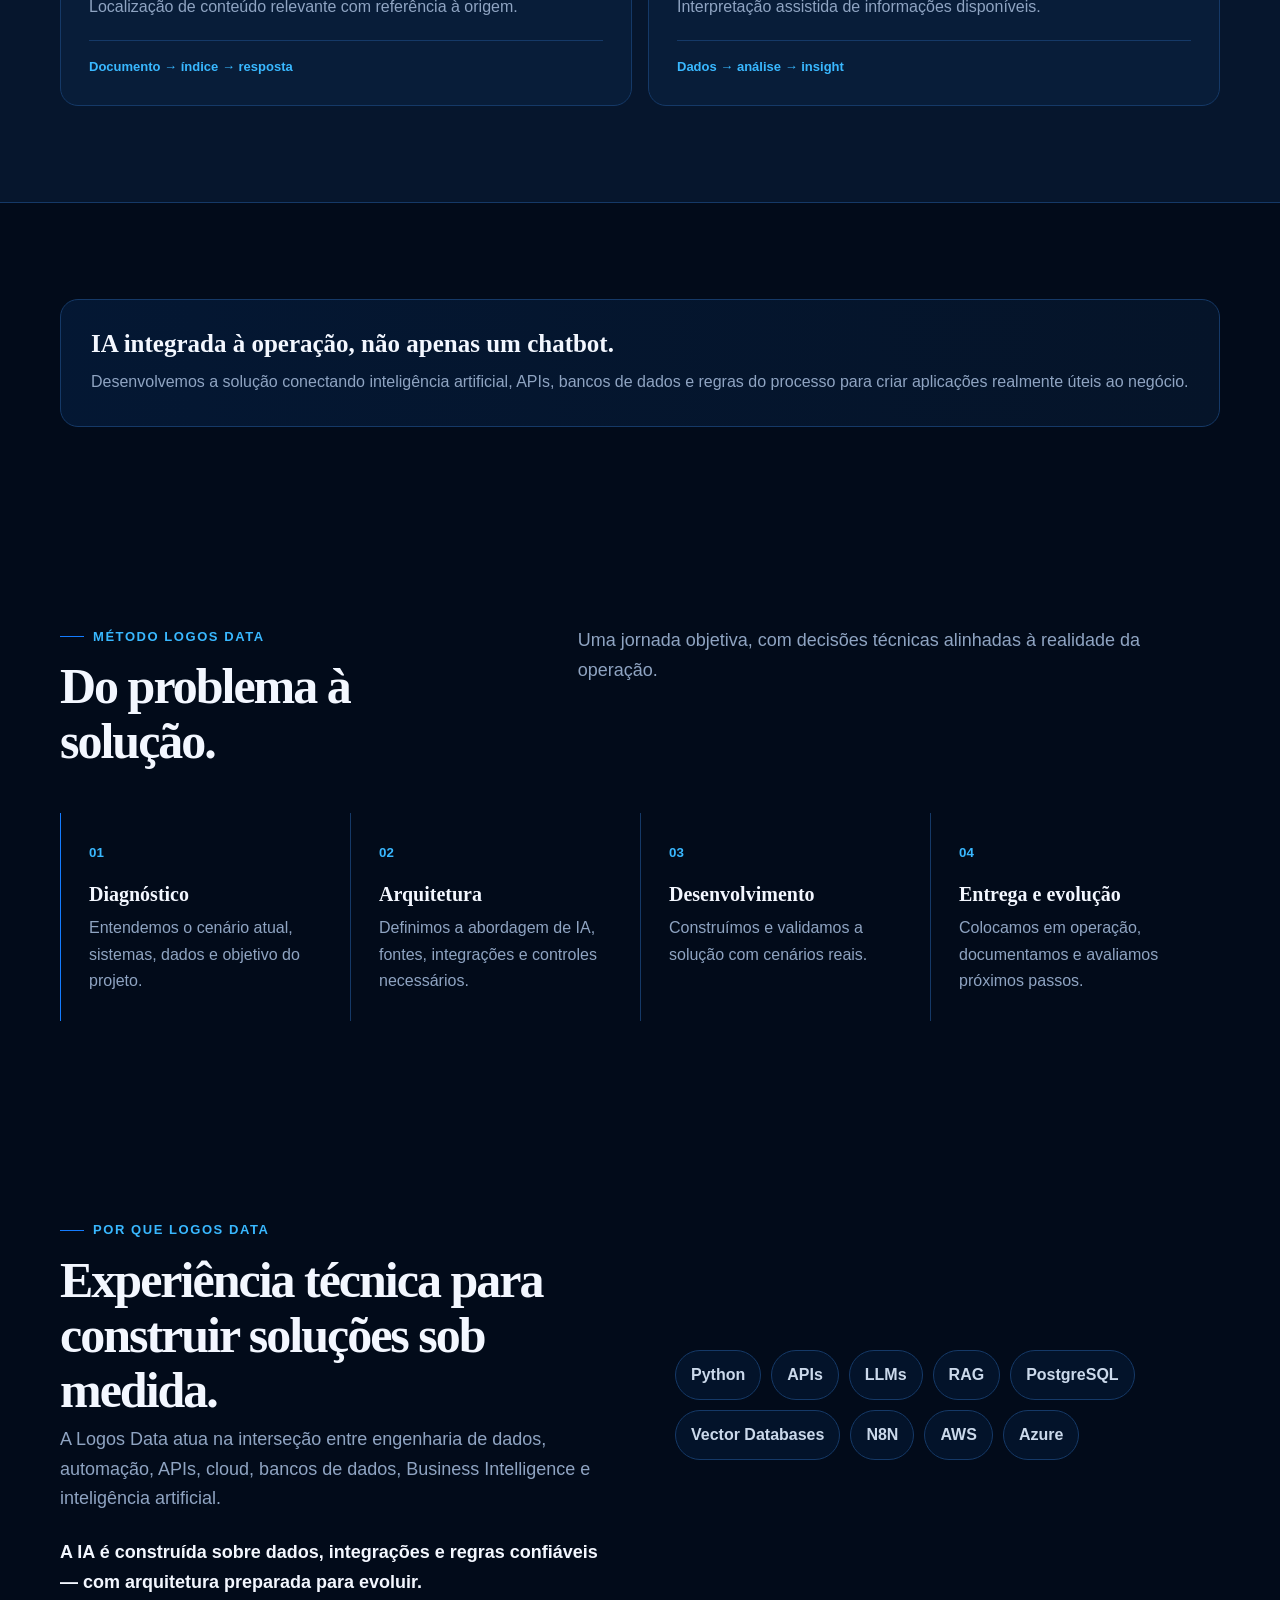
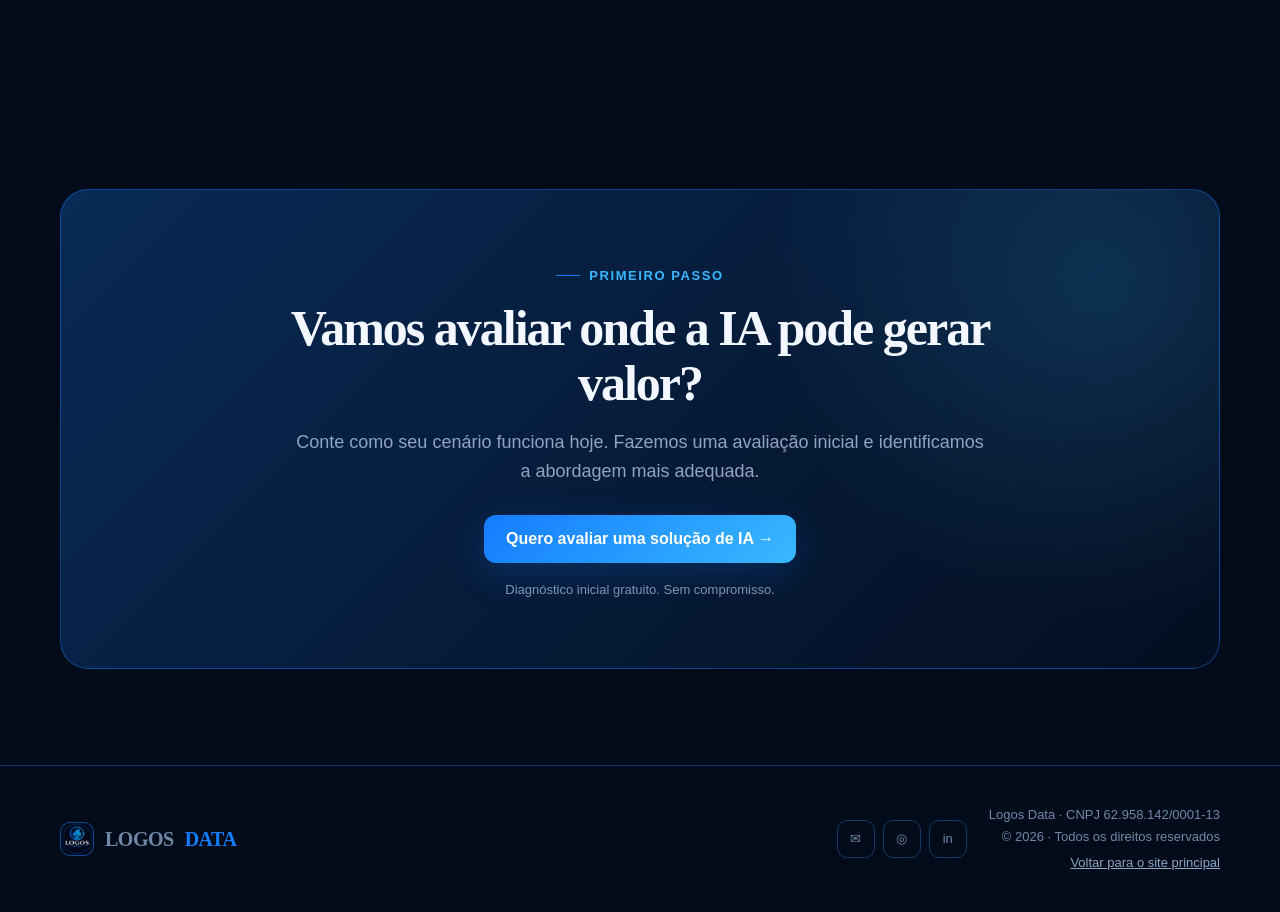
<file: inteligencia-artificial/index.html>
<!doctype html>
<html lang="pt-BR">

<head>
    <meta charset="utf-8">
    <meta name="viewport" content="width=device-width,initial-scale=1">
    <title>Inteligência Artificial para Empresas | Logos Data</title>
    <meta name="description"
        content="Soluções de inteligência artificial para atendimento, agentes internos, consultas, automações e uso dos dados da sua empresa.">
    <link rel="canonical" href="https://www.logosdata.com.br/inteligencia-artificial/">
    <meta property="og:title" content="Inteligência Artificial para Empresas | Logos Data">
    <meta property="og:description"
        content="Soluções de inteligência artificial para atendimento, agentes internos, consultas, automações e uso dos dados da sua empresa.">
    <meta property="og:type" content="website">
    <meta property="og:locale" content="pt_BR">
    <meta property="og:url" content="https://www.logosdata.com.br/inteligencia-artificial/">
    <link rel="stylesheet" href="../assets/css/solution-landing.css">
    <!-- Google tag (gtag.js) -->
    <script async src="https://www.googletagmanager.com/gtag/js?id=AW-18430684930"></script>
    <script>
    window.dataLayer = window.dataLayer || [];
    function gtag(){dataLayer.push(arguments);}
    gtag('js', new Date());

    gtag('config', 'AW-18430684930');

    function gtag_report_conversion(url) {
      var callback = function () {
        if (typeof(url) != 'undefined') {
          window.location = url;
        }
      };
      gtag('event', 'conversion', {
        'send_to': 'AW-18430684930/SHVACLzk2e4cEILet9RE',
        'value': 1.0,
        'currency': 'BRL',
        'event_callback': callback
      });
      return false;
    }
    </script>
</head>

<body>
    <script>
        const translations = {
            pt: { title: 'Inteligência Artificial para Empresas | Logos Data', description: 'Soluções de inteligência artificial para atendimento, agentes internos, consultas, automações e uso dos dados da sua empresa.', nav: ['Soluções', 'Exemplos', 'Como funciona', 'Falar no WhatsApp'], hero: ['INTELIGÊNCIA ARTIFICIAL PARA EMPRESAS', 'IA aplicada ao seu negócio, conectada aos seus <em>processos e dados.</em>', 'Criamos soluções de inteligência artificial para atendimento, consulta de informações, apoio operacional e automação de tarefas, integradas aos sistemas e dados da empresa.', 'Quero avaliar uma solução de IA →', 'Ver aplicações', 'Diagnóstico inicial gratuito. Sem compromisso.'], visual: ['IA CONECTADA', 'OPERAÇÃO ATIVA', 'Documentos', 'Sistemas e APIs', 'Agente de IA', 'Resposta útil', 'Dados da empresa', 'Decisão assistida'], painHead: ['DESAFIOS', 'IA precisa resolver um problema real.', 'Tecnologia só gera valor quando parte de uma necessidade concreta da operação.'], pains: ['Equipe responde as mesmas dúvidas repetidamente', 'Informações importantes estão espalhadas em sistemas e documentos', 'Colaboradores perdem tempo procurando informações', 'Atendimento depende totalmente de pessoas', 'Existe alto volume de triagem manual', 'Processos internos podem ser auxiliados por IA', 'Clientes precisam esperar por respostas simples', 'Conhecimento da empresa não está centralizado'], callout: 'A oportunidade está em transformar conhecimento disperso e tarefas repetitivas em respostas consistentes e fluxos mais eficientes.', solutionsHead: ['SOLUÇÕES', 'Inteligência aplicada onde faz sentido.', 'Projetos sob medida, conectados ao contexto e às regras da sua empresa.'], solutions: [['Agentes de Atendimento', 'Atendimento inicial, respostas frequentes e direcionamento de solicitações.'], ['Assistentes Internos', 'Apoio às equipes para localizar informações e executar rotinas.'], ['IA conectada a documentos e bases', 'Consulta contextual a conteúdos autorizados e dados empresariais.'], ['Triagem e classificação automática', 'Organização de mensagens, documentos e solicitações por critérios definidos.'], ['Geração e interpretação de conteúdo', 'Síntese, extração e preparação de informações para revisão humana.'], ['IA integrada a sistemas e APIs', 'Ações e consultas ligadas ao fluxo operacional existente.']], examplesHead: ['APLICAÇÕES', 'Exemplos de aplicação.', 'Possibilidades que ajustamos ao processo, às fontes e aos controles de cada empresa.'], examples: [['Atendimento via WhatsApp', 'Respostas e triagem inicial integradas ao canal de contato.', 'Mensagem → contexto → resposta'], ['Consulta de informações internas', 'Acesso conversacional a documentos e bases autorizadas.', 'Pergunta → busca → fonte'], ['Assistente comercial', 'Apoio à preparação e ao acompanhamento de oportunidades.', 'Dados → contexto → próximo passo'], ['Triagem de solicitações', 'Classificação e encaminhamento conforme regras do negócio.', 'Entrada → categoria → destino'], ['Busca inteligente em documentos', 'Localização de conteúdo relevante com referência à origem.', 'Documento → índice → resposta'], ['Apoio à análise de dados', 'Interpretação assistida de informações disponíveis.', 'Dados → análise → insight']], special: ['IA integrada à operação, não apenas um chatbot.', 'Desenvolvemos a solução conectando inteligência artificial, APIs, bancos de dados e regras do processo para criar aplicações realmente úteis ao negócio.'], methodHead: ['MÉTODO LOGOS DATA', 'Do problema à solução.', 'Uma jornada objetiva, com decisões técnicas alinhadas à realidade da operação.'], steps: [['01', 'Diagnóstico', 'Entendemos o cenário atual, sistemas, dados e objetivo do projeto.'], ['02', 'Arquitetura', 'Definimos a abordagem de IA, fontes, integrações e controles necessários.'], ['03', 'Desenvolvimento', 'Construímos e validamos a solução com cenários reais.'], ['04', 'Entrega e evolução', 'Colocamos em operação, documentamos e avaliamos próximos passos.']], why: ['POR QUE LOGOS DATA', 'Experiência técnica para construir soluções sob medida.', 'A Logos Data atua na interseção entre engenharia de dados, automação, APIs, cloud, bancos de dados, Business Intelligence e inteligência artificial.', 'A IA é construída sobre dados, integrações e regras confiáveis — com arquitetura preparada para evoluir.'], tech: ['Python', 'APIs', 'LLMs', 'RAG', 'PostgreSQL', 'Vector Databases', 'N8N', 'AWS', 'Azure'], cta: ['PRIMEIRO PASSO', 'Vamos avaliar onde a IA pode gerar valor?', 'Conte como seu cenário funciona hoje. Fazemos uma avaliação inicial e identificamos a abordagem mais adequada.', 'Quero avaliar uma solução de IA →', 'Diagnóstico inicial gratuito. Sem compromisso.'], message: 'Olá, vim pela página de Inteligência Artificial da Logos Data e gostaria de avaliar uma solução para minha empresa.', heroTracking: 'ai-hero-whatsapp', finalTracking: 'ai-final-whatsapp', back: 'Voltar para o site principal' },
            en: { title: 'Artificial Intelligence for Business | Logos Data', description: 'Artificial intelligence solutions for service, internal agents, queries, automation, and the use of your company data.', nav: ['Solutions', 'Examples', 'How it works', 'Talk on WhatsApp'], hero: ['ARTIFICIAL INTELLIGENCE FOR BUSINESS', 'AI applied to your business, connected to your <em>processes and data.</em>', 'We create artificial intelligence solutions for service, information queries, operational support, and task automation, integrated with company systems and data.', 'Evaluate an AI solution →', 'View applications', 'Free initial assessment. No commitment.'], visual: ['CONNECTED AI', 'OPERATION ACTIVE', 'Documents', 'Systems and APIs', 'AI Agent', 'Useful response', 'Company data', 'Assisted decision'], painHead: ['CHALLENGES', 'AI needs to solve a real problem.', 'Technology creates value when it starts from a concrete operational need.'], pains: ['The team repeatedly answers the same questions', 'Important information is scattered across systems and documents', 'Employees waste time searching for information', 'Service depends entirely on people', 'There is a high volume of manual triage', 'Internal processes could be supported by AI', 'Customers wait for simple answers', 'Company knowledge is not centralized'], callout: 'The opportunity is to turn scattered knowledge and repetitive tasks into consistent answers and more efficient workflows.', solutionsHead: ['SOLUTIONS', 'Intelligence applied where it matters.', 'Tailored projects connected to your company context and rules.'], solutions: [['Service Agents', 'Initial service, frequent answers, and request routing.'], ['Internal Assistants', 'Support for teams to find information and perform routines.'], ['AI connected to documents and databases', 'Contextual queries over authorized content and business data.'], ['Automated triage and classification', 'Organization of messages, documents, and requests by defined criteria.'], ['Content generation and interpretation', 'Summarization, extraction, and preparation of information for human review.'], ['AI integrated with systems and APIs', 'Actions and queries linked to existing operational workflows.']], examplesHead: ['APPLICATIONS', 'Application examples.', 'Possibilities tailored to each company’s process, sources, and controls.'], examples: [['WhatsApp service', 'Initial answers and triage integrated with the contact channel.', 'Message → context → response'], ['Internal information queries', 'Conversational access to authorized documents and databases.', 'Question → search → source'], ['Sales assistant', 'Support for preparing and following opportunities.', 'Data → context → next step'], ['Request triage', 'Classification and routing according to business rules.', 'Input → category → destination'], ['Intelligent document search', 'Finding relevant content with references to its source.', 'Document → index → answer'], ['Data analysis support', 'Assisted interpretation of available information.', 'Data → analysis → insight']], special: ['AI integrated into operations, not just a chatbot.', 'We connect artificial intelligence, APIs, databases, and process rules to create applications that are genuinely useful to the business.'], methodHead: ['LOGOS DATA METHOD', 'From problem to solution.', 'An objective journey with technical decisions aligned to operational reality.'], steps: [['01', 'Assessment', 'We understand the current scenario, systems, data, and project goal.'], ['02', 'Architecture', 'We define the AI approach, sources, integrations, and required controls.'], ['03', 'Development', 'We build and validate the solution with real scenarios.'], ['04', 'Delivery and evolution', 'We deploy, document, and assess the next steps.']], why: ['WHY LOGOS DATA', 'Technical experience to build tailored solutions.', 'Logos Data works at the intersection of data engineering, automation, APIs, cloud, databases, Business Intelligence, and artificial intelligence.', 'AI is built on reliable data, integrations, and rules—with an architecture prepared to evolve.'], tech: ['Python', 'APIs', 'LLMs', 'RAG', 'PostgreSQL', 'Vector Databases', 'N8N', 'AWS', 'Azure'], cta: ['FIRST STEP', 'Shall we assess where AI can create value?', 'Tell us how your scenario works today. We provide an initial assessment and identify the most suitable approach.', 'Evaluate an AI solution →', 'Free initial assessment. No commitment.'], message: 'Hello, I came from the Logos Data Artificial Intelligence page and would like to evaluate a solution for my company.', heroTracking: 'ai-hero-whatsapp', finalTracking: 'ai-final-whatsapp', back: 'Back to the main website' }
        };
    </script>
    <script src="../assets/js/solution-pages.js"></script>
    <link rel="stylesheet" href="../assets/css/whatsapp-icon.css">
</body>

</html>
</file>
<file: assets/css/solution-landing.css>
:root{--bg:#020b1a;--bg2:#061326;--card:#071a33;--line:#153967;--text:#f3f7ff;--muted:#8fa4c2;--brand:#147cff;--brand2:#39b8ff;--max:1160px}*{box-sizing:border-box}html{scroll-behavior:smooth;overflow-x:hidden}body{margin:0;background:var(--bg);color:var(--text);font:16px/1.65 "DM Sans",sans-serif;overflow-x:hidden}body:before{content:"";position:absolute;inset:0 0 auto;height:760px;background:radial-gradient(circle at 78% 12%,rgba(20,124,255,.2),transparent 34%),radial-gradient(circle at 15% 25%,rgba(57,184,255,.1),transparent 27%);pointer-events:none}a{color:inherit}.wrap{width:min(calc(100% - 40px),var(--max));margin:auto}.nav{height:82px;display:flex;align-items:center;justify-content:space-between;gap:24px;position:relative;z-index:3}.brand{display:flex;align-items:center;gap:11px;font:800 20px "Manrope";letter-spacing:-.5px;text-decoration:none;white-space:nowrap}.brand em{font-style:normal;color:var(--brand)}.mark{width:34px;height:34px;border:1px solid rgba(20,124,255,.55);border-radius:10px;overflow:hidden}.mark img{width:100%;height:100%;display:block;object-fit:cover}.nav-links{display:flex;align-items:center;gap:25px}.nav-links>a:not(.button){color:var(--muted);text-decoration:none;font-size:14px;white-space:nowrap}.nav-links>a:hover{color:var(--text)}.button{display:inline-flex;align-items:center;justify-content:center;min-height:48px;padding:0 22px;border:0;border-radius:12px;background:linear-gradient(135deg,var(--brand),var(--brand2));color:#fff;font-weight:800;text-decoration:none;box-shadow:0 10px 35px rgba(20,124,255,.2);transition:.2s}.button:hover{transform:translateY(-2px);box-shadow:0 14px 40px rgba(20,124,255,.35)}.button.ghost{background:transparent;color:var(--text);border:1px solid var(--line);box-shadow:none}.lang-switch{height:38px;padding:0 11px;border:1px solid var(--line);border-radius:10px;background:rgba(20,124,255,.08);color:var(--text);font:700 12px "DM Sans";letter-spacing:.08em;cursor:pointer}.inactive{color:var(--muted);font-weight:500}.hero{padding:96px 0 90px}.hero-inner{display:grid;grid-template-columns:1.12fr .88fr;gap:72px;align-items:center}.eyebrow{display:inline-flex;align-items:center;gap:9px;color:var(--brand2);font-size:13px;font-weight:700;letter-spacing:.12em;text-transform:uppercase}.eyebrow:before{content:"";width:24px;height:1px;background:var(--brand)}h1,h2,h3{font-family:"Manrope";line-height:1.1;margin:0}h1{font-size:clamp(43px,5.6vw,70px);letter-spacing:-3px;margin:18px 0 24px}h1 em{font-style:normal;color:var(--brand2)}.lead{font-size:19px;color:var(--muted);max-width:700px;margin:0 0 32px}.actions{display:flex;gap:13px;flex-wrap:wrap}.micro{margin:16px 0 0;color:#7f94b1;font-size:13px}.visual{padding:28px;border:1px solid var(--line);border-radius:24px;background:linear-gradient(145deg,rgba(7,26,51,.97),rgba(3,13,29,.92));box-shadow:0 30px 80px rgba(0,0,0,.38)}.visual-head,.visual-foot{display:flex;justify-content:space-between;gap:15px;font-size:13px}.visual-head{font-weight:700}.status,.visual-foot strong{color:var(--brand2)}.nodes{display:grid;gap:12px;margin:28px 0}.node{position:relative;padding:15px 18px;border:1px solid var(--line);border-radius:11px;background:rgba(20,124,255,.07);color:#c7d6e9}.node:not(:last-child):after{content:'↓';position:absolute;bottom:-22px;left:50%;z-index:2;color:var(--brand2)}.visual-foot{padding-top:17px;border-top:1px solid var(--line);color:var(--muted)}section{padding:96px 0}.section-head{display:grid;grid-template-columns:.7fr 1fr;gap:68px;margin-bottom:44px}.section-head h2,.split h2{font-size:clamp(34px,4.2vw,50px);letter-spacing:-2px;margin-top:12px}.section-head p,.split p{color:var(--muted);font-size:18px;margin:7px 0 0}.pain-grid{display:grid;grid-template-columns:repeat(2,1fr);gap:10px}.pain{display:flex;gap:13px;padding:16px 18px;border:1px solid var(--line);border-radius:12px;background:rgba(7,26,51,.62);color:#cad8e9}.pain:before{content:'✓';color:var(--brand2);font-weight:800}.callout{margin-top:28px;padding:24px 28px;border-left:3px solid var(--brand);background:linear-gradient(90deg,rgba(20,124,255,.12),transparent);font-size:18px}.cards{display:grid;grid-template-columns:repeat(3,1fr);gap:16px}.card{padding:29px;border:1px solid var(--line);border-radius:18px;background:linear-gradient(145deg,var(--card),rgba(4,17,36,.76));transition:.25s}.card:hover{transform:translateY(-4px);border-color:rgba(20,124,255,.58)}.num{color:var(--brand2);font:700 12px "Manrope";letter-spacing:.12em}.card h3{font-size:21px;margin:30px 0 12px}.card p{color:var(--muted);margin:0}.examples{background:#06162d;border-block:1px solid var(--line)}.example-grid{display:grid;grid-template-columns:repeat(2,1fr);gap:16px}.example{padding:28px;border:1px solid var(--line);border-radius:18px;background:#081d39}.example h3{font-size:21px;margin-bottom:12px}.example p{color:var(--muted);margin:0}.flow{margin-top:19px;padding-top:15px;border-top:1px solid var(--line);color:var(--brand2);font-size:13px;font-weight:700}.special{padding:30px;border:1px solid var(--line);border-radius:18px;background:linear-gradient(90deg,rgba(20,124,255,.11),rgba(7,26,51,.6))}.special h3{font-size:25px;margin-bottom:12px}.special p{color:var(--muted);margin:0}.steps{display:grid;grid-template-columns:repeat(4,1fr)}.step{padding:26px 28px;border-left:1px solid var(--line)}.step:first-child{border-left-color:var(--brand)}.step small{color:var(--brand2);font-weight:700}.step h3{font-size:20px;margin:18px 0 10px}.step p{color:var(--muted);margin:0}.split{display:grid;grid-template-columns:1fr 1fr;gap:70px;align-items:center}.tech{display:flex;flex-wrap:wrap;gap:10px}.tech span{padding:11px 15px;border:1px solid var(--line);border-radius:99px;background:rgba(20,124,255,.07);color:#cbd9eb;font-weight:600}.split-note{margin-top:24px!important;color:var(--text)!important;font-weight:600}.cta-block{padding:68px;border:1px solid rgba(20,124,255,.42);border-radius:28px;background:radial-gradient(circle at 90% 20%,rgba(57,184,255,.16),transparent 30%),linear-gradient(135deg,#082a55,#040e20);text-align:center}.cta-block h2{font-size:clamp(34px,4.2vw,50px);letter-spacing:-2px;max-width:800px;margin:14px auto 17px}.cta-block p{color:var(--muted);font-size:18px;max-width:700px;margin:0 auto 28px}.footer{padding:38px 0;border-top:1px solid var(--line);color:#7088a8;font-size:13px}.footer .wrap,.footer-right{display:flex;align-items:center;justify-content:space-between;gap:22px}.socials{display:flex;gap:8px}.social{width:38px;height:38px;display:grid;place-items:center;border:1px solid var(--line);border-radius:10px;text-decoration:none}.legal{text-align:right}.back{display:block;color:var(--muted);margin-top:5px}.whatsapp-float{position:fixed;right:22px;bottom:22px;width:58px;height:58px;border-radius:50%;display:grid;place-items:center;background:#167dff;color:#fff;box-shadow:0 14px 35px rgba(0,0,0,.35);z-index:5}.whatsapp-float svg{width:27px}@media(max-width:900px){.nav-links>a:not(.button){display:none}.hero-inner,.section-head,.split{grid-template-columns:1fr;gap:28px}.visual{max-width:600px}.cards{grid-template-columns:repeat(2,1fr)}.steps{grid-template-columns:repeat(2,1fr)}.step{border-bottom:1px solid var(--line)}.example-grid{grid-template-columns:1fr}}@media(max-width:600px){.wrap{width:min(calc(100% - 28px),var(--max))}.nav{gap:9px}.nav-links{gap:8px}.nav-links>.button{display:none}.hero{padding:55px 0 70px}h1{font-size:42px;letter-spacing:-2px}.actions{flex-direction:column}.actions .button{width:100%}section{padding:74px 0}.pain-grid,.cards,.steps{grid-template-columns:1fr}.cta-block{padding:44px 23px}.footer .wrap,.footer-right{align-items:flex-start;flex-direction:column}.legal{text-align:left}.brand{font-size:18px}}
</file>
<file: assets/css/whatsapp-icon.css>
.whatsapp-float svg{display:none}
.whatsapp-float::before{content:"";display:block;width:28px;height:28px;background:center/contain no-repeat url("data:image/svg+xml,%3Csvg xmlns='http://www.w3.org/2000/svg' viewBox='0 0 24 24'%3E%3Cpath fill='%23fff' d='M20.5 3.5A11.8 11.8 0 0 0 12.1 0C5.6 0 .3 5.3.3 11.8c0 2.1.5 4.1 1.6 5.9L.2 24l6.5-1.7c1.7.9 3.6 1.4 5.5 1.4 6.5 0 11.8-5.3 11.8-11.8 0-3.2-1.2-6.1-3.5-8.4zm-8.3 18.2c-1.7 0-3.4-.5-4.9-1.3l-.4-.2-3.8 1 1-3.7-.2-.4a9.8 9.8 0 1 1 8.3 4.6zm5.4-7.4c-.3-.1-1.7-.8-2-.9-.3-.1-.5-.1-.7.1-.2.3-.8.9-.9 1.1-.2.2-.4.2-.7.1-1.7-.9-2.9-1.6-4-3.6-.3-.5.3-.5.8-1.6.1-.2 0-.4 0-.6l-.9-2.1c-.2-.6-.5-.5-.7-.5h-.6c-.2 0-.6.1-.9.4-.3.3-1.2 1.2-1.2 2.9s1.3 3.4 1.4 3.6c.2.2 2.5 3.8 6 5.3 2.2.9 3.1 1 4.2.8.7-.1 1.7-.7 1.9-1.4.2-.7.2-1.3.2-1.4-.1-.1-.3-.2-.6-.3z'/%3E%3C/svg%3E")}
</file>
